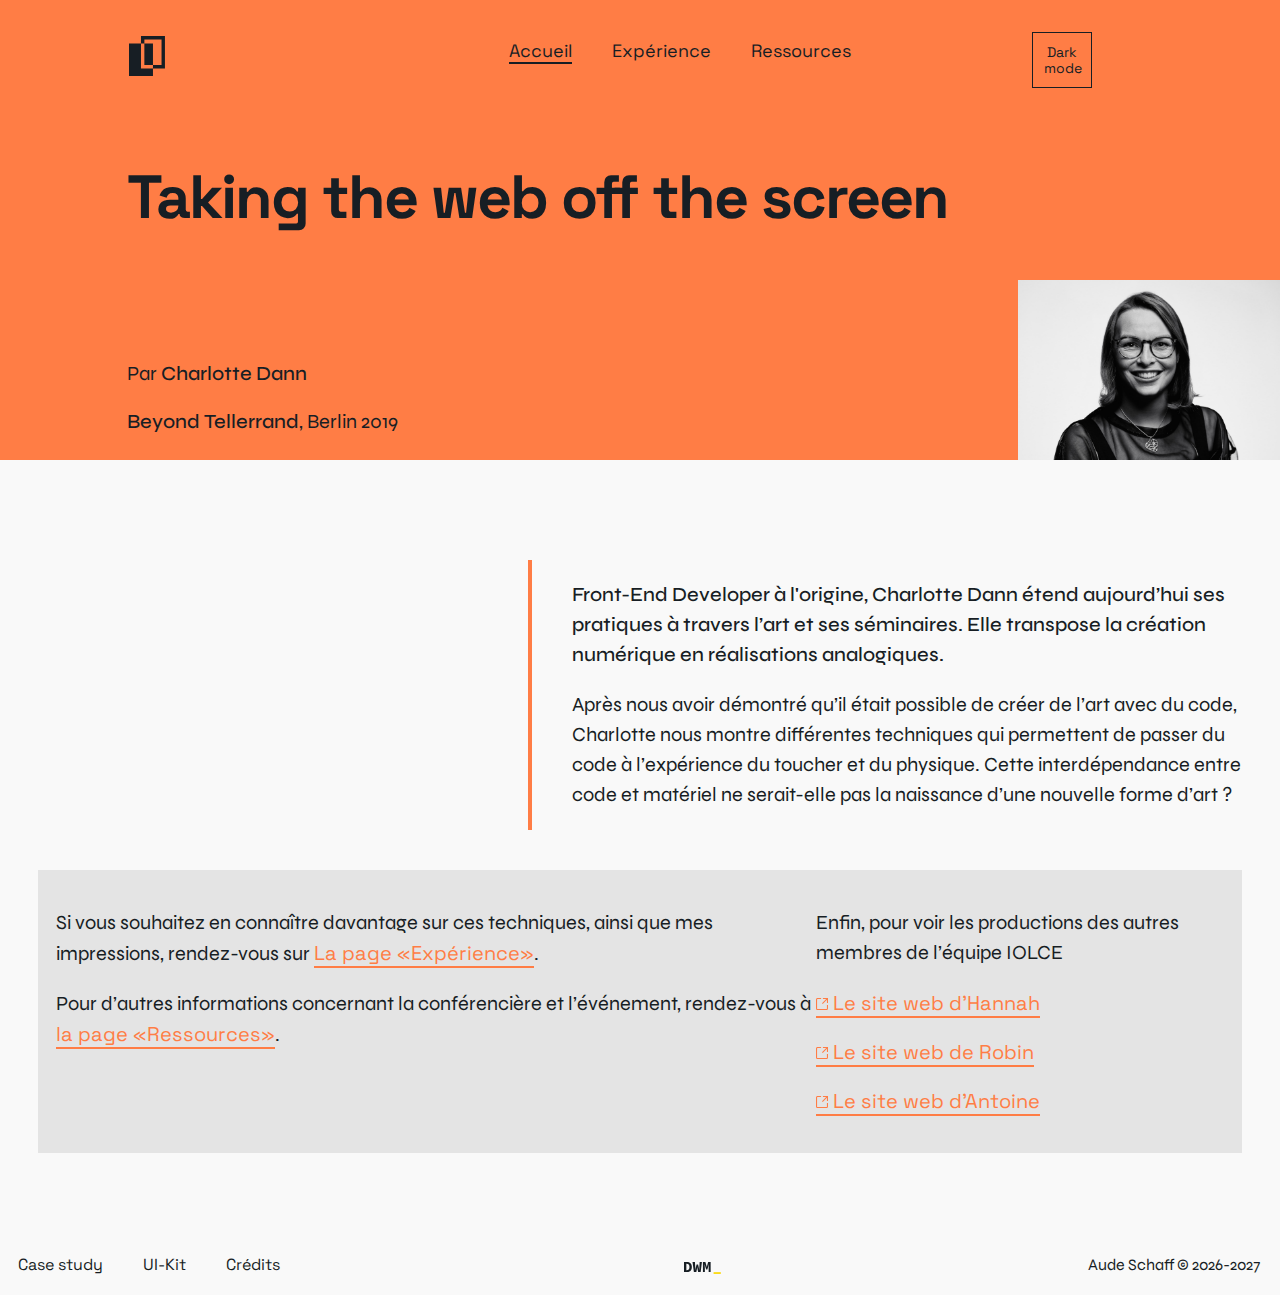
<file: iolce/index.html>
<!DOCTYPE html>
<html lang="fr" data-theme="light">

<head>
    <meta charset="UTF-8">
    <meta name="viewport" content="width=device-width, initial-scale=1.0">
    <meta http-equiv="X-UA-Compatible" content="ie=edge">
    <title>Accueil | Aude Schaff – IOLCE – DWM</title>

    <meta name="description" content="Site web d'Aude Schaff, étudiante en Design Web & Mobile pour l'atelier IOLCE">
    <!-- Twitter Card data -->
    <meta name="twitter:card" content="summary_large_image">
    <meta name="twitter:site" content="@audeschaff">
    <meta name="twitter:creator" content="@audeschaff">
    <meta name="twitter:title" content="Accueil | Aude Schaff – IOLCE – DWM">
    <meta name="twitter:image" content="https://i.postimg.cc/4xPNG5P0/meta.jpg">
    <meta name="twitter:description"
        content="Site web réalisé dans le cadre de l'atelier IOLCE de l'option DWM de la Haute Ecole Albert Jacquard">
    <!-- Open Graph data -->
    <meta property="og:title" content="Accueil | Aude Schaff – IOLCE – DWM" />
    <meta property="og:type" content="website" />
    <meta property="og:url" content="wwww.audeschaff.be" />
    <meta property="og:description"
        content="Site web réalisé dans le cadre de l'atelier IOLCE de l'option DWM de la Haute Ecole Albert Jacquard" />
    <meta property="og:image" content="https://i.postimg.cc/4xPNG5P0/meta.jpg" />
    <meta property="og:image:width" content="1200">
    <meta property="og:image:height" content="630">

    <script src="assets/js/app.js" defer></script>
    <link rel="stylesheet" href="assets/css/style.css">
</head>

<body>
    <header class="section__header section__header--home">
        <div class="header__wrapper">
            <nav class="menu">
                <div class="menu__logo">
                    <svg width="117" height="130" viewBox="0 0 117 130" fill="none" xmlns="http://www.w3.org/2000/svg"
                        class="logo__path"
                        aria-label="logo composé de formes géométriques simples pour l'atelier IOLCE">
                        <path fill-rule="evenodd" clip-rule="evenodd"
                            d="M49.934 11H105.802V94.5838H77.868V24.4162H49.934V11ZM38.934 24.4162V11V0H49.934H105.802H116.802V11V94.5838V105.584H105.802H77.868V94.5838H49.934V24.4162H38.934ZM38.934 24.4162H0V130H77.868V105.584H49.934H38.934V94.5838V24.4162Z" />
                    </svg>
                </div>


                <button class="menu__btn">
                    <svg class="menu__burger" width="40" height="37" viewBox="0 0 27 23" fill="none"
                        xmlns="http://www.w3.org/2000/svg">
                        <path d="M27 10H0V13H27V10Z" class="path_1" fill="#FBFBFB" />
                        <path d="M27 20H0V23H27V20Z" class="path_2" fill="#FBFBFB" />
                        <path d="M27 0H0V3H27V0Z" class="path_3" fill="#FBFBFB" />
                    </svg>
                </button>

                <ul class="list list--menu">
                    <li class="list__el"><a href="#" class="link link--menu link--active">Accueil</a></li>
                    <li class="list__el"><a href="mon-experience.html" class="link link--menu">Expérience</a></li>
                    <li class="list__el"><a href="ressources.html" class="link link--menu">Ressources</a></li>
                </ul>
                <button class="btn menu__darkbtn">Dark mode</button>
            </nav>

            <h1 class="title title--big">Taking the web off the&nbsp;screen</h1>

            <div class="details">
                <div class="details__text">
                    <p class="details__name">Par&nbsp;<span class="bold">Charlotte Dann</span></p>
                    <p class="details__location"><span class="bold">Beyond&nbsp;Tellerrand</span>, Berlin 2019</p>
                </div>
                <!-- Définir une balise picture-->
                <img class="details__img" src="assets/img/charlotte-dann-1600x1600.jpg"
                    srcset="assets/img/charlotte-dann-1600x1600@2x.jpg" alt="Portrait de Charlotte Dann">
            </div>
        </div>


    </header>

    <main class="section__main section__main--home">
        <section class="container home__resume">
            <h2 class="title title--hide">Résumé collectif</h2>
            <div class="text">
                <p class="highlight">Front-End Developer à l'origine, Charlotte Dann étend aujourd’hui ses pratiques à
                    travers
                    l’art et ses séminaires. Elle transpose la création numérique en réalisations analogiques.</p>
                <p>Après nous avoir démontré qu’il était possible de créer de l’art avec du code, Charlotte nous montre
                    différentes techniques qui permettent de passer du code à l’expérience du toucher et du physique.
                    Cette
                    interdépendance entre code et matériel ne serait-elle pas la naissance d’une nouvelle forme d’art ?
                </p>

            </div>
        </section>

        <section class=" home__info">
            <div class=" info text__info">
                <div class="text__info__links">
                    <h2 class="title title--hide">Informations</h2>
                    <p> Si vous souhaitez en connaître davantage sur ces techniques, ainsi que mes impressions,
                        rendez-vous
                        sur
                        <a href="mon-experience.html" class="link link--text">La&nbsp;page&nbsp;«Expérience»</a>.</p>

                    <p>Pour d’autres informations concernant la conférencière et l’événement, rendez-vous à <a
                            href="ressources.html" class="link link--text">la&nbsp;page&nbsp;«Ressources»</a>.</p>
                </div>

                <div class=" team home__team">
                    <p>Enfin, pour voir les productions des autres membres de l’équipe IOLCE</p>
                    <ul class="list list--team">
                        <li class="list__el"><a href="" target="_blank" class="link link--text text--contrast"><svg
                                    aria-label="site d'Hannah" width="12" height="12" viewBox="0 0 12 12" fill="none"
                                    xmlns="http://www.w3.org/2000/svg">
                                    <path
                                        d="M10.9333 10.4C10.9333 10.6963 10.6963 10.9333 10.4 10.9333H1.6C1.3037 10.9333 1.06667 10.6963 1.06667 10.4V1.6C1.06667 1.3037 1.3037 1.06667 1.6 1.06667H5.06667V0H1.6C0.711111 0 0 0.711111 0 1.6V10.4C0 11.2889 0.711111 12 1.6 12H10.4C11.2889 12 12 11.2889 12 10.4V6.93333H10.9333V10.4Z" />
                                    <path
                                        d="M6.94581 0V1.06404H10.1823L6 5.24631L6.75369 6L10.936 1.81773V5.05419H12V0H6.94581Z" />
                                </svg>
                                Le site web
                                d'Hannah</a>
                        </li>
                        <li class="list__el"><a href="" target="_blank" class="link link--text text--contrast"> <svg
                                    aria-label="site de Robin" width="12" height="12" viewBox="0 0 12 12" fill="none"
                                    xmlns="http://www.w3.org/2000/svg">
                                    <path
                                        d="M10.9333 10.4C10.9333 10.6963 10.6963 10.9333 10.4 10.9333H1.6C1.3037 10.9333 1.06667 10.6963 1.06667 10.4V1.6C1.06667 1.3037 1.3037 1.06667 1.6 1.06667H5.06667V0H1.6C0.711111 0 0 0.711111 0 1.6V10.4C0 11.2889 0.711111 12 1.6 12H10.4C11.2889 12 12 11.2889 12 10.4V6.93333H10.9333V10.4Z" />
                                    <path
                                        d="M6.94581 0V1.06404H10.1823L6 5.24631L6.75369 6L10.936 1.81773V5.05419H12V0H6.94581Z" />
                                </svg>
                                Le site web
                                de Robin</a>
                        </li>
                        <li class="list__el"><a href="" target="_blank" class="link link--text text--contrast"><svg
                                    aria-label="site d'Antoine" width="12" height="12" viewBox="0 0 12 12" fill="none"
                                    xmlns="http://www.w3.org/2000/svg">
                                    <path
                                        d="M10.9333 10.4C10.9333 10.6963 10.6963 10.9333 10.4 10.9333H1.6C1.3037 10.9333 1.06667 10.6963 1.06667 10.4V1.6C1.06667 1.3037 1.3037 1.06667 1.6 1.06667H5.06667V0H1.6C0.711111 0 0 0.711111 0 1.6V10.4C0 11.2889 0.711111 12 1.6 12H10.4C11.2889 12 12 11.2889 12 10.4V6.93333H10.9333V10.4Z" />
                                    <path
                                        d="M6.94581 0V1.06404H10.1823L6 5.24631L6.75369 6L10.936 1.81773V5.05419H12V0H6.94581Z" />
                                </svg>
                                Le site web
                                d'Antoine</a>
                        </li>
                    </ul>
                </div>
            </div>
        </section>
    </main>

    <footer class="section__footer">

        <ul class="list list--footer">
            <li class="list__el"><a href="case-study.html" class="link link--footer">Case study</a>
            </li>
            <li class="list__el"><a href="ui-kit.html" class="link link--footer">UI-Kit</a>
            </li>
            <li class="list__el"><a href="credits.html" class="link link--footer">Crédits</a>
            </li>
        </ul>

        <a href="http://dwm.re" class="dwm"><svg aria-label="lien vers le site DWM" xmlns="http://www.w3.org/2000/svg"
                width="36.794" height="12">
                <g fill-rule="evenodd">
                    <path fill="#0A0B09"
                        d="M2.868 0H0v10.098h3.011c2.884 0 4.86-1.626 4.86-5.095S5.894 0 2.867 0zm2.597 5.003c0 2.416-1.1 3.252-2.725 3.252h-.382V1.843h.382c1.625 0 2.725.743 2.725 3.16zM8.507 0h2.438l.318 5.374c.016.868.032 1.626.048 2.54h.064c.143-.914.334-1.688.51-2.54l.7-2.818h1.498l.653 2.818c.176.837.35 1.611.51 2.54h.064c.016-.929.032-1.703.064-2.54L15.66 0h2.278l-1.274 10.098h-2.517l-.606-3.129c-.127-.635-.254-1.316-.286-1.92h-.048a21.305 21.305 0 0 1-.27 1.92l-.606 3.129H9.893L8.507 0M18.926 0h2.453l1.02 3.578.35 1.394h.064l.35-1.394L24.184 0h2.454v10.098H24.66V6.969c0-1.13.207-3.593.303-4.677h-.048l-.796 2.695-.797 2.432h-1.147l-.813-2.432-.748-2.695h-.048c.111 1.084.303 3.547.303 4.677v3.129h-1.944V0" />
                    <path fill="#FBDB1C" d="M29.56 12h7.234v-1.902H29.56V12z" />
                </g>
            </svg></a>
        <small class="copyright">Aude Schaff © </small>
    </footer>
</body>

</html>
</file>
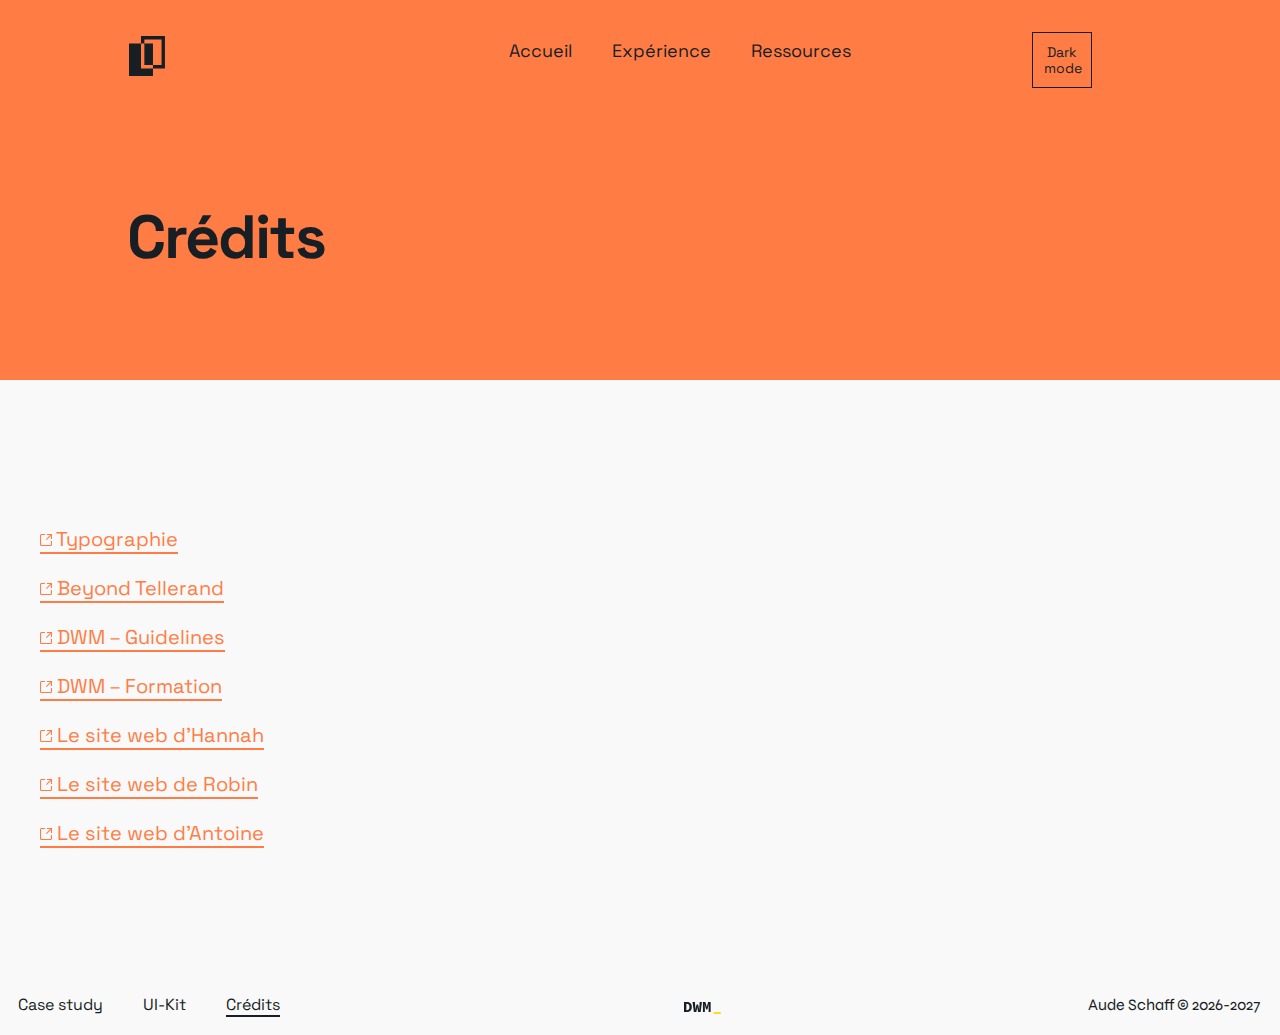
<file: iolce/credits.html>
<!DOCTYPE html>
<html lang="en">

<head>
    <meta charset="UTF-8">
    <meta name="viewport" content="width=device-width, initial-scale=1.0">
    <meta http-equiv="X-UA-Compatible" content="ie=edge">
    <title>Crédits | Aude Schaff – IOLCE – DWM</title>

    <meta name="description" content="Site web d'Aude Schaff, étudiante en Design Web & Mobile pour l'atelier IOLCE">
    <!-- Twitter Card data -->
    <meta name="twitter:card" content="summary_large_image">
    <meta name="twitter:site" content="@audeschaff">
    <meta name="twitter:creator" content="@audeschaff">
    <meta name="twitter:title" content="Crédits | Aude Schaff – IOLCE – DWM">
    <meta name="twitter:image" content="https://i.postimg.cc/4xPNG5P0/meta.jpg">
    <meta name="twitter:description"
        content="Site web réalisé dans le cadre de l'atelier IOLCE de l'option DWM de la Haute Ecole Albert Jacquard">
    <!-- Open Graph data -->
    <meta property="og:title" content="Crédits | Aude Schaff – IOLCE – DWM" />
    <meta property="og:type" content="website" />
    <meta property="og:url" content="wwww.audeschaff.be" />
    <meta property="og:description"
        content="Site web réalisé dans le cadre de l'atelier IOLCE de l'option DWM de la Haute Ecole Albert Jacquard" />
    <meta property="og:image" content="https://i.postimg.cc/4xPNG5P0/meta.jpg" />
    <meta property="og:image:width" content="1200">
    <meta property="og:image:height" content="630">

    <link rel="stylesheet" href="assets/css/style.css">
    <link
        href="https://fonts.googleapis.com/css2?family=Space+Grotesk:wght@300;400;500;700&family=Syne:wght@400;500;600;700&display=swap"
        rel="stylesheet">
    <script src="assets/js/app.js" defer></script>
</head>

<body>
    <header class="section__header section__header--home">
        <div class="header__wrapper header__wrapper--credits">
            <nav class="menu">
                <div class="menu__logo">
                    <a href="index.html">
                        <svg width="117" height="130" viewBox="0 0 117 130" fill="none"
                            xmlns="http://www.w3.org/2000/svg" class="logo__path"
                            aria-label="logo composé de formes géométriques simples pour l'atelier IOLCE">
                            <path fill-rule="evenodd" clip-rule="evenodd"
                                d="M49.934 11H105.802V94.5838H77.868V24.4162H49.934V11ZM38.934 24.4162V11V0H49.934H105.802H116.802V11V94.5838V105.584H105.802H77.868V94.5838H49.934V24.4162H38.934ZM38.934 24.4162H0V130H77.868V105.584H49.934H38.934V94.5838V24.4162Z" />
                        </svg>
                    </a>
                </div>


                <button class="menu__btn">
                    <svg class="menu__burger" width="40" height="37" viewBox="0 0 27 23" fill="none">
                        <path d="M27 10H0V13H27V10Z" class="path_1" fill="#FBFBFB" />
                        <path d="M27 20H0V23H27V20Z" class="path_2" fill="#FBFBFB" />
                        <path d="M27 0H0V3H27V0Z" class="path_3" fill="#FBFBFB" />
                    </svg>
                </button>

                <ul class="list list--menu">
                    <li class="list__el"><a href="index.html" class="link link--menu">Accueil</a></li>
                    <li class="list__el"><a href="mon-experience.html" class="link link--menu">Expérience</a></li>
                    <li class="list__el"><a href="ressources.html" class="link link--menu">Ressources</a></li>
                </ul>
                <button class="btn menu__darkbtn">Dark mode</button>
            </nav>

            <h1 class="title title--big">Crédits</h1>
        </div>

    </header>

    <main class=" section__main--credits section__main--uikit">
        <ul class="list list--none">
            <li class="list__el"><a href="https://fonts.google.com" target="_blank"
                    class="link link--text link--info"><svg aria-label="Adobe Font" width="12" height="12"
                        viewBox="0 0 12 12" fill="none">
                        <path
                            d="M10.9333 10.4C10.9333 10.6963 10.6963 10.9333 10.4 10.9333H1.6C1.3037 10.9333 1.06667 10.6963 1.06667 10.4V1.6C1.06667 1.3037 1.3037 1.06667 1.6 1.06667H5.06667V0H1.6C0.711111 0 0 0.711111 0 1.6V10.4C0 11.2889 0.711111 12 1.6 12H10.4C11.2889 12 12 11.2889 12 10.4V6.93333H10.9333V10.4Z" />
                        <path d="M6.94581 0V1.06404H10.1823L6 5.24631L6.75369 6L10.936 1.81773V5.05419H12V0H6.94581Z" />
                    </svg>
                    Typographie</a>
            </li>
            <li class="list__el"><a href="https://beyondtellerrand.com/photos" target="_blank"
                    class="link link--text link--info"><svg aria-label="lien vers le site de Robin" width="12"
                        height="12" viewBox="0 0 12 12" fill="none">
                        <path
                            d="M10.9333 10.4C10.9333 10.6963 10.6963 10.9333 10.4 10.9333H1.6C1.3037 10.9333 1.06667 10.6963 1.06667 10.4V1.6C1.06667 1.3037 1.3037 1.06667 1.6 1.06667H5.06667V0H1.6C0.711111 0 0 0.711111 0 1.6V10.4C0 11.2889 0.711111 12 1.6 12H10.4C11.2889 12 12 11.2889 12 10.4V6.93333H10.9333V10.4Z" />
                        <path d="M6.94581 0V1.06404H10.1823L6 5.24631L6.75369 6L10.936 1.81773V5.05419H12V0H6.94581Z" />
                    </svg>
                    Beyond Tellerand</a>
            </li>
            <li class="list__el"><a href="http://dwm.re/guidelines/" target="_blank"
                    class="link link--text link--info"><svg aria-label="lien vers le site de Robin" width="12"
                        height="12" viewBox="0 0 12 12" fill="none">
                        <path
                            d="M10.9333 10.4C10.9333 10.6963 10.6963 10.9333 10.4 10.9333H1.6C1.3037 10.9333 1.06667 10.6963 1.06667 10.4V1.6C1.06667 1.3037 1.3037 1.06667 1.6 1.06667H5.06667V0H1.6C0.711111 0 0 0.711111 0 1.6V10.4C0 11.2889 0.711111 12 1.6 12H10.4C11.2889 12 12 11.2889 12 10.4V6.93333H10.9333V10.4Z" />
                        <path d="M6.94581 0V1.06404H10.1823L6 5.24631L6.75369 6L10.936 1.81773V5.05419H12V0H6.94581Z" />
                    </svg>
                    DWM – Guidelines</a>
            </li>
            <li class="list__el"><a href="http://dwm.re/" target="_blank" class="link link--text link--info"><svg
                        aria-label="lien vers le site de Robin" width="12" height="12" viewBox="0 0 12 12" fill="none">
                        <path
                            d="M10.9333 10.4C10.9333 10.6963 10.6963 10.9333 10.4 10.9333H1.6C1.3037 10.9333 1.06667 10.6963 1.06667 10.4V1.6C1.06667 1.3037 1.3037 1.06667 1.6 1.06667H5.06667V0H1.6C0.711111 0 0 0.711111 0 1.6V10.4C0 11.2889 0.711111 12 1.6 12H10.4C11.2889 12 12 11.2889 12 10.4V6.93333H10.9333V10.4Z" />
                        <path d="M6.94581 0V1.06404H10.1823L6 5.24631L6.75369 6L10.936 1.81773V5.05419H12V0H6.94581Z" />
                    </svg>
                    DWM – Formation</a>
            </li>
            <li class="list__el"><a href="http://hannah-mathot.be/projets/iolce/mon-experience.html" target="_blank"
                    class="link link--text link--info"><svg aria-label="lien vers le site d'Hannah" width="12"
                        height="12" viewBox="0 0 12 12" fill="none" xmlns="http://www.w3.org/2000/svg">
                        <path
                            d="M10.9333 10.4C10.9333 10.6963 10.6963 10.9333 10.4 10.9333H1.6C1.3037 10.9333 1.06667 10.6963 1.06667 10.4V1.6C1.06667 1.3037 1.3037 1.06667 1.6 1.06667H5.06667V0H1.6C0.711111 0 0 0.711111 0 1.6V10.4C0 11.2889 0.711111 12 1.6 12H10.4C11.2889 12 12 11.2889 12 10.4V6.93333H10.9333V10.4Z" />
                        <path d="M6.94581 0V1.06404H10.1823L6 5.24631L6.75369 6L10.936 1.81773V5.05419H12V0H6.94581Z" />
                    </svg>
                    Le site web d'Hannah</a>
            </li>
            <li class="list__el"><a href="http://robin-duljan.be/projets/iolce/mon-experience.html" target="_blank"
                    class="link link--text link--info"><svg aria-label="lien vers le site de Robin" width="12"
                        height="12" viewBox="0 0 12 12" fill="none" xmlns="http://www.w3.org/2000/svg">
                        <path
                            d="M10.9333 10.4C10.9333 10.6963 10.6963 10.9333 10.4 10.9333H1.6C1.3037 10.9333 1.06667 10.6963 1.06667 10.4V1.6C1.06667 1.3037 1.3037 1.06667 1.6 1.06667H5.06667V0H1.6C0.711111 0 0 0.711111 0 1.6V10.4C0 11.2889 0.711111 12 1.6 12H10.4C11.2889 12 12 11.2889 12 10.4V6.93333H10.9333V10.4Z" />
                        <path d="M6.94581 0V1.06404H10.1823L6 5.24631L6.75369 6L10.936 1.81773V5.05419H12V0H6.94581Z" />
                    </svg>
                    Le site web de Robin</a>
            </li>
            <li class="list__el"><a href="http://antoine-tondreau.be/projets/iolce/mon-experience.html" target="_blank"
                    class="link link--text link--info"><svg aria-label="lien vers le site d'Antoine" width="12"
                        height="12" viewBox="0 0 12 12" fill="none" xmlns="http://www.w3.org/2000/svg">
                        <path
                            d="M10.9333 10.4C10.9333 10.6963 10.6963 10.9333 10.4 10.9333H1.6C1.3037 10.9333 1.06667 10.6963 1.06667 10.4V1.6C1.06667 1.3037 1.3037 1.06667 1.6 1.06667H5.06667V0H1.6C0.711111 0 0 0.711111 0 1.6V10.4C0 11.2889 0.711111 12 1.6 12H10.4C11.2889 12 12 11.2889 12 10.4V6.93333H10.9333V10.4Z" />
                        <path d="M6.94581 0V1.06404H10.1823L6 5.24631L6.75369 6L10.936 1.81773V5.05419H12V0H6.94581Z" />
                    </svg>
                    Le site web d'Antoine</a>
            </li>
        </ul>
    </main>
    <footer class="section__footer">
        <ul class="list list--footer">
            <li class="list__el"><a href="case-study.html" class="link link--footer">Case study</a>
            </li>
            <li class="list__el"><a href="ui-kit.html" class="link link--footer">UI-Kit</a>
            </li>
            <li class="list__el"><a href="credits.html" class="link link--footer link--activefooter">Crédits</a>
            </li>
        </ul>

        <a href="http://dwm.re" class="dwm"><svg xmlns="http://www.w3.org/2000/svg" width="36.794" height="12">
                <g fill-rule="evenodd">
                    <path fill="#0A0B09"
                        d="M2.868 0H0v10.098h3.011c2.884 0 4.86-1.626 4.86-5.095S5.894 0 2.867 0zm2.597 5.003c0 2.416-1.1 3.252-2.725 3.252h-.382V1.843h.382c1.625 0 2.725.743 2.725 3.16zM8.507 0h2.438l.318 5.374c.016.868.032 1.626.048 2.54h.064c.143-.914.334-1.688.51-2.54l.7-2.818h1.498l.653 2.818c.176.837.35 1.611.51 2.54h.064c.016-.929.032-1.703.064-2.54L15.66 0h2.278l-1.274 10.098h-2.517l-.606-3.129c-.127-.635-.254-1.316-.286-1.92h-.048a21.305 21.305 0 0 1-.27 1.92l-.606 3.129H9.893L8.507 0M18.926 0h2.453l1.02 3.578.35 1.394h.064l.35-1.394L24.184 0h2.454v10.098H24.66V6.969c0-1.13.207-3.593.303-4.677h-.048l-.796 2.695-.797 2.432h-1.147l-.813-2.432-.748-2.695h-.048c.111 1.084.303 3.547.303 4.677v3.129h-1.944V0" />
                    <path fill="#FBDB1C" d="M29.56 12h7.234v-1.902H29.56V12z" />
                </g>
            </svg></a>
        <small class="copyright">Aude Schaff © </small>
    </footer>
</body>

</html>
</file>
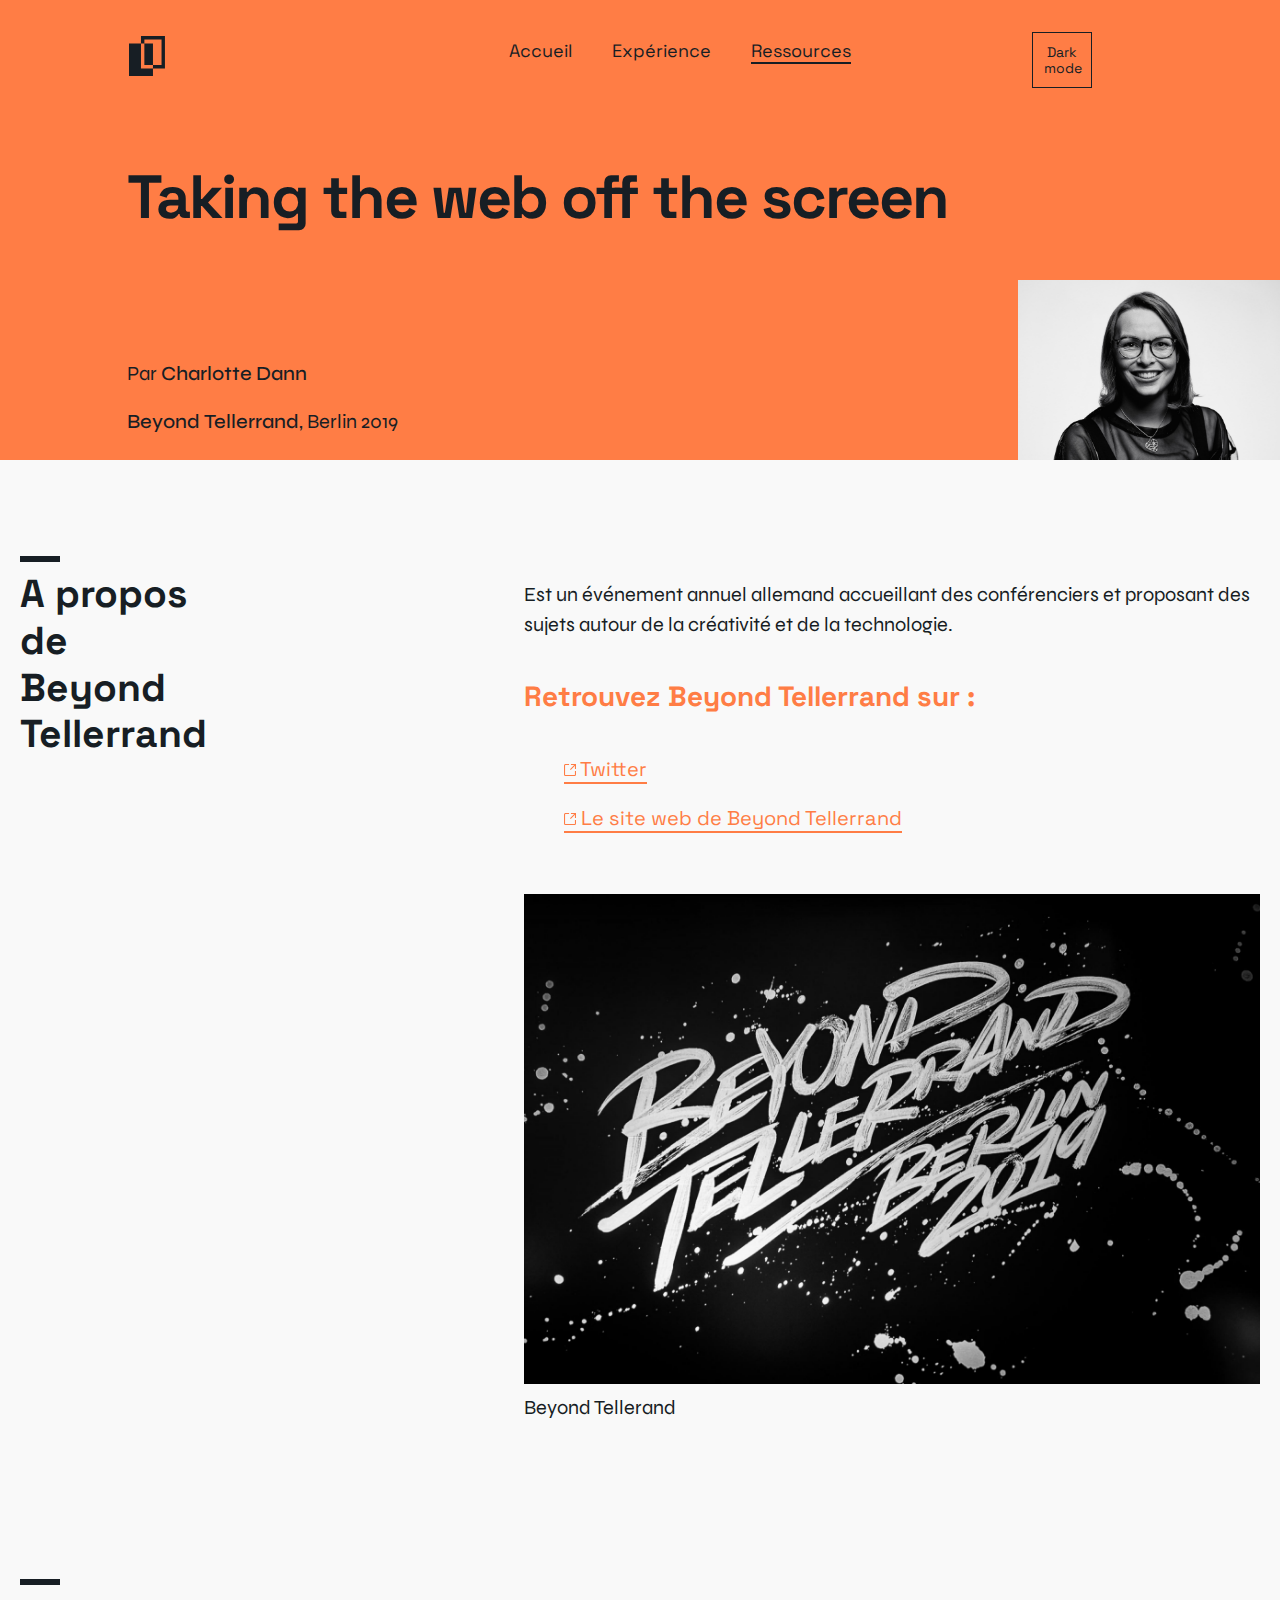
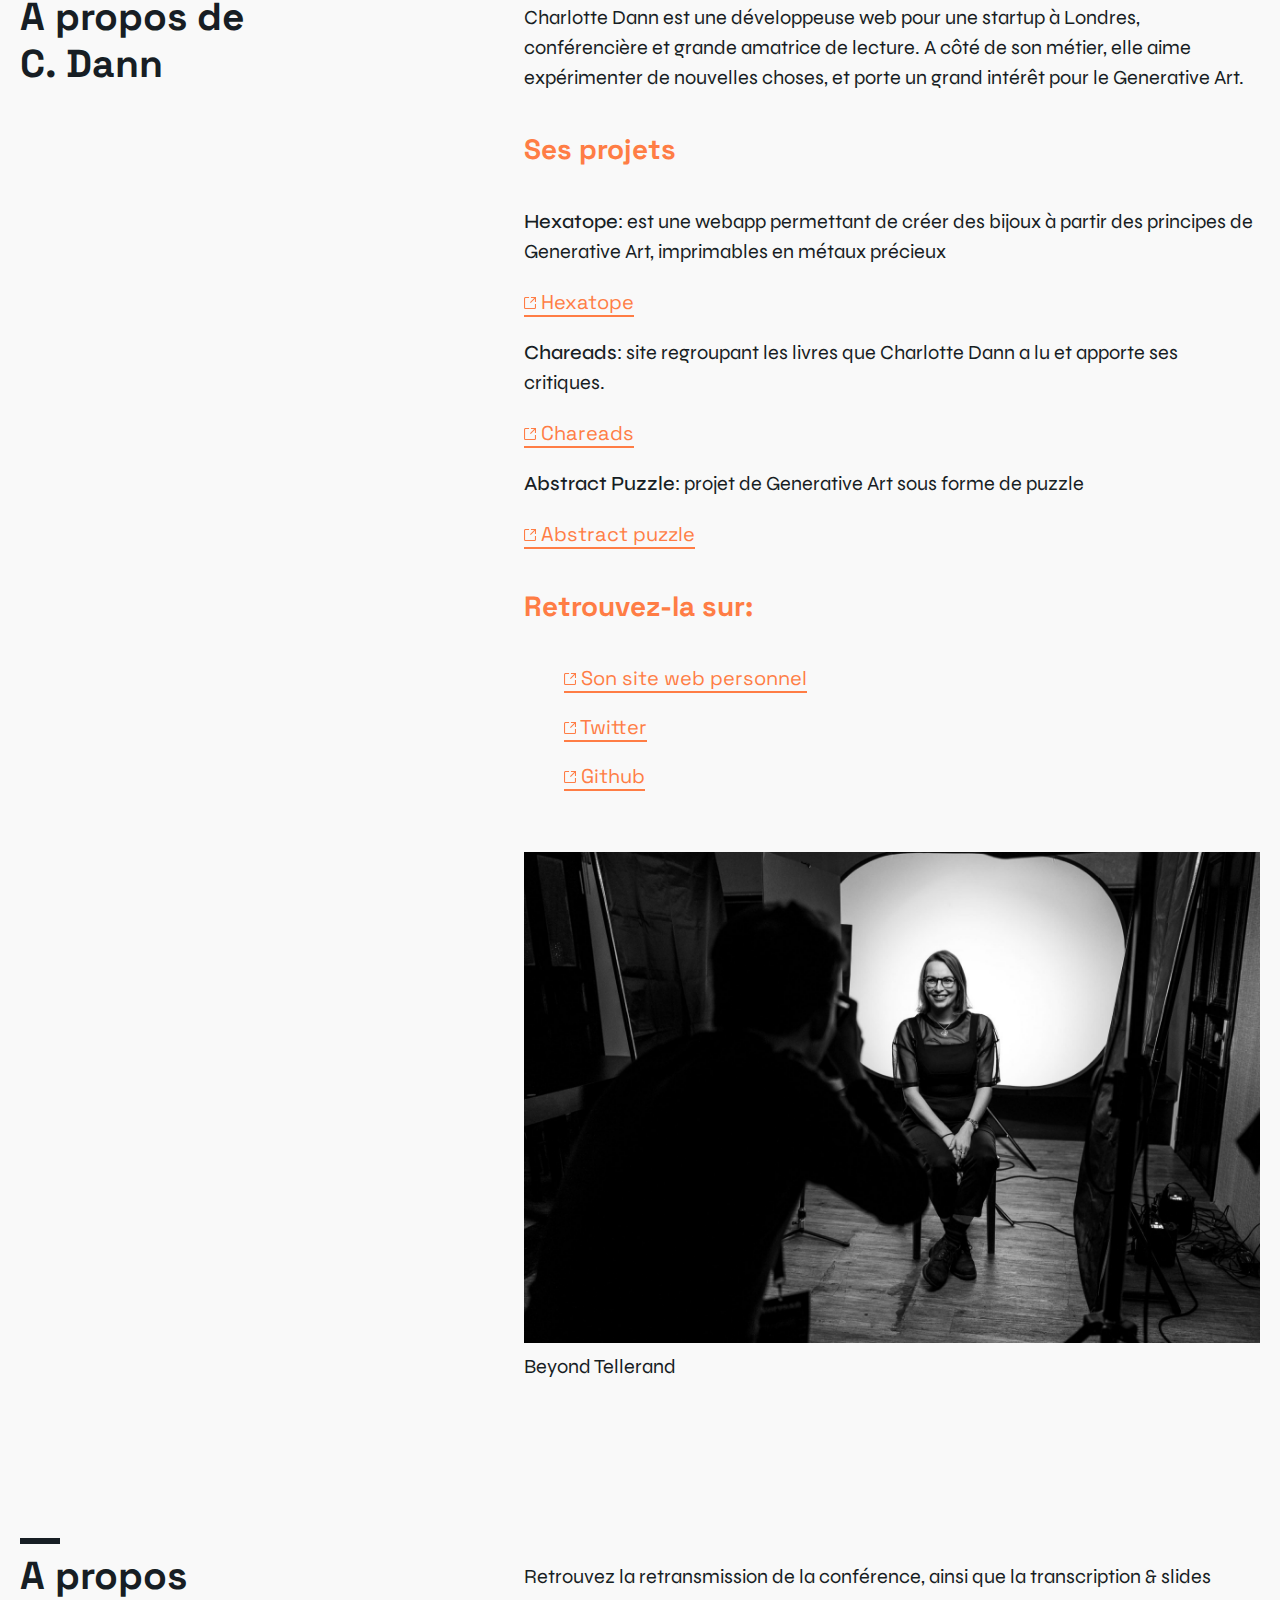
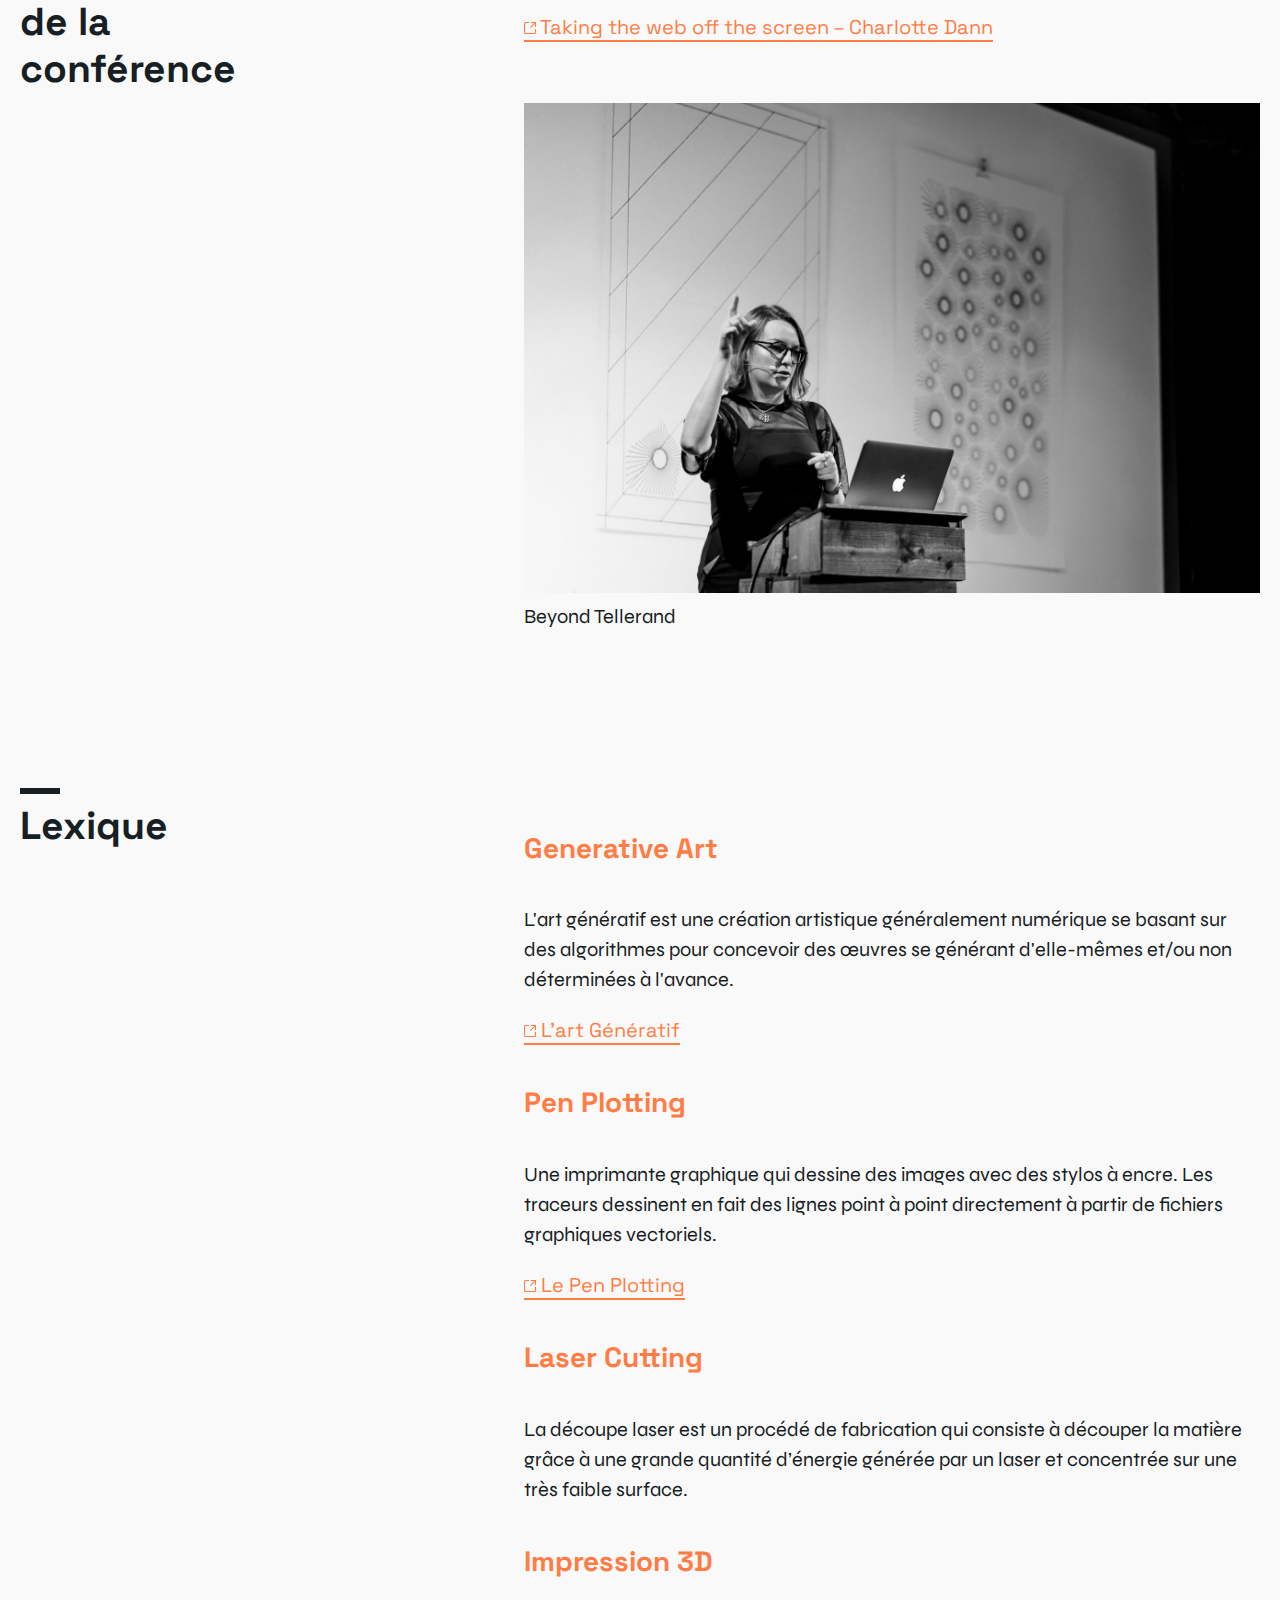
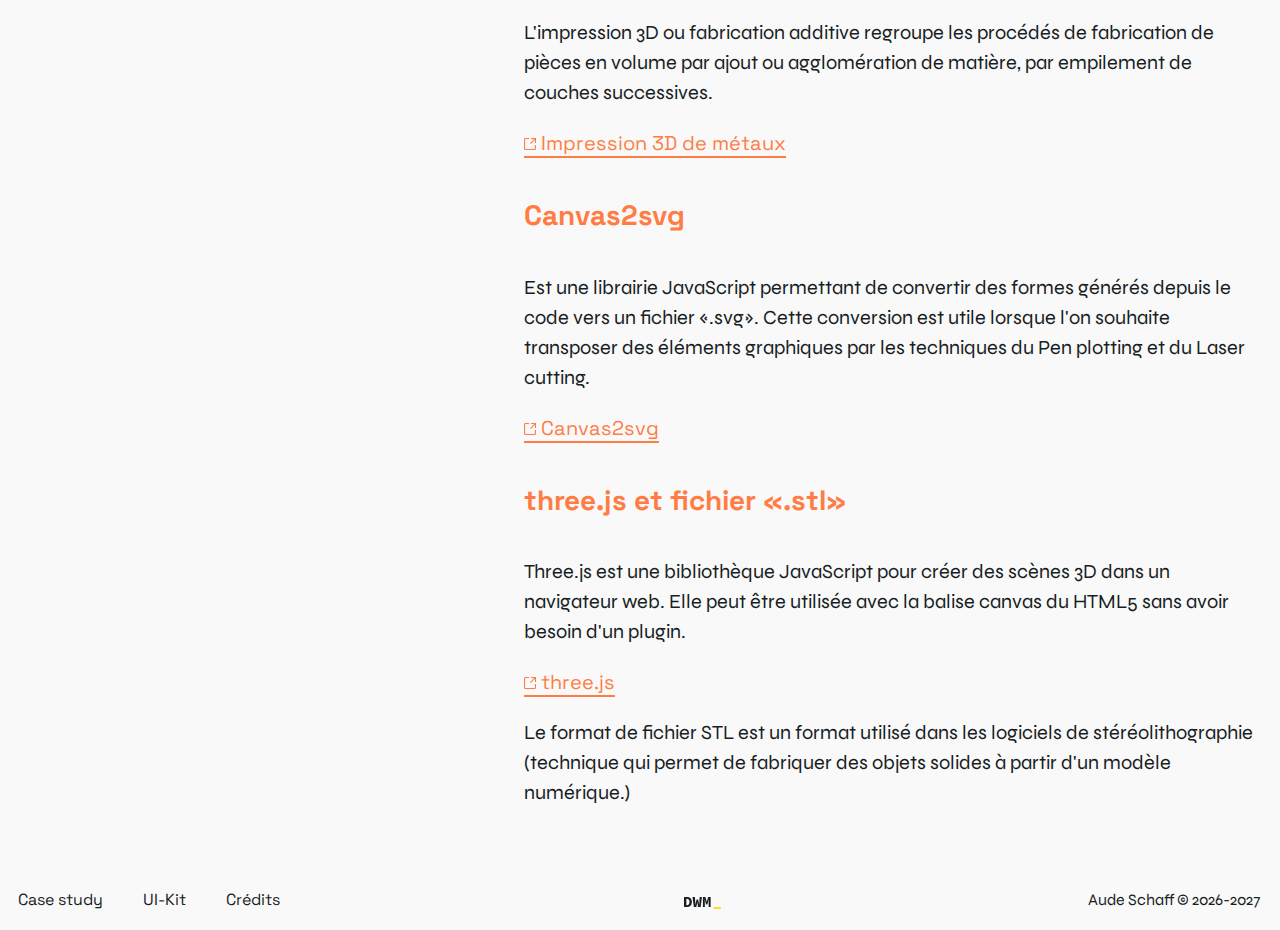
<file: iolce/ressources.html>
<!DOCTYPE html>
<html lang="fr">

<head>
    <meta charset="UTF-8">
    <meta name="viewport" content="width=device-width, initial-scale=1.0">
    <meta http-equiv="X-UA-Compatible" content="ie=edge">
    <title>Ressources | Aude Schaff – IOLCE – DWM</title>

    <meta name="description" content="Site web d'Aude Schaff, étudiante en Design Web & Mobile pour l'atelier IOLCE">
    <!-- Twitter Card data -->
    <meta name="twitter:card" content="summary_large_image">
    <meta name="twitter:site" content="@audeschaff">
    <meta name="twitter:creator" content="@audeschaff">
    <meta name="twitter:title" content="Ressources | Aude Schaff – IOLCE – DWM">
    <meta name="twitter:image" content="https://i.postimg.cc/4xPNG5P0/meta.jpg">
    <meta name="twitter:description"
        content="Site web réalisé dans le cadre de l'atelier IOLCE de l'option DWM de la Haute Ecole Albert Jacquard">
    <!-- Open Graph data -->
    <meta property="og:title" content="Ressources | Aude Schaff – IOLCE – DWM" />
    <meta property="og:type" content="website" />
    <meta property="og:url" content="wwww.audeschaff.be" />
    <meta property="og:description"
        content="Site web réalisé dans le cadre de l'atelier IOLCE de l'option DWM de la Haute Ecole Albert Jacquard" />
    <meta property="og:image" content="https://i.postimg.cc/4xPNG5P0/meta.jpg" />
    <meta property="og:image:width" content="1200">
    <meta property="og:image:height" content="630">

    <script src="assets/js/app.js" defer></script>
    <link rel="stylesheet" href="assets/css/style.css">
</head>

<body>
    <header class="section__header section__header--ressources">
        <div class="header__wrapper">
            <nav class="menu">
                <div class="menu__logo">
                    <a href="index.html">
                        <svg width="117" height="130" viewBox="0 0 117 130" fill="none"
                            xmlns="http://www.w3.org/2000/svg" class="logo__path"
                            aria-label="logo composé de formes géométriques simples pour l'atelier IOLCE">
                            <path fill-rule="evenodd" clip-rule="evenodd"
                                d="M49.934 11H105.802V94.5838H77.868V24.4162H49.934V11ZM38.934 24.4162V11V0H49.934H105.802H116.802V11V94.5838V105.584H105.802H77.868V94.5838H49.934V24.4162H38.934ZM38.934 24.4162H0V130H77.868V105.584H49.934H38.934V94.5838V24.4162Z" />
                        </svg>
                    </a>
                </div>

                <button class="menu__btn">
                    <svg class="menu__burger" width="40" height="37" viewBox="0 0 27 23" fill="none">
                        <path d="M27 10H0V13H27V10Z" class="path_1" fill="#FBFBFB" />
                        <path d="M27 20H0V23H27V20Z" class="path_2" fill="#FBFBFB" />
                        <path d="M27 0H0V3H27V0Z" class="path_3" fill="#FBFBFB" />
                    </svg>
                </button>

                <ul class="list list--menu">
                    <li class="list__el"><a href="index.html" class="link link--menu">Accueil</a></li>
                    <li class="list__el"><a href="mon-experience.html" class="link link--menu">Expérience</a>
                    </li>
                    <li class="list__el"><a href="#" class="link link--menu link--active">Ressources</a></li>
                </ul>
                <button class="btn menu__darkbtn">Dark mode</button>
            </nav>

            <h1 class="title title--big">Taking the web off the&nbsp;screen</h1>

            <div class="details">
                <div class="details__text">
                    <p class="details__name">Par&nbsp;<span class="bold">Charlotte Dann</span></p>
                    <p class="details__location"><span class="bold">Beyond&nbsp;Tellerrand</span>, Berlin 2019</p>
                </div>
                <img class="details__img" src="assets/img/charlotte-dann-1600x1600.jpg"
                    srcset="assets/img/charlotte-dann-1600x1600@2x.jpg" alt="Portrait de Charlotte Dann">
            </div>
        </div>
    </header>

    <main class="section__main section__main--ressources">
        <div class="container ressources__beyond">
            <h2 class="title title--middle">A propos de Beyond Tellerrand</h2>
            <div class="text">
                <p>Est un événement annuel allemand accueillant des conférenciers et proposant des sujets autour de la
                    créativité et de la technologie.</p>

                <h3 class="title title--small">Retrouvez Beyond Tellerrand&nbsp;sur&nbsp;:</h3>
                <ul class="list list--ressources list--none">
                    <li class="list__el"><a class="link link--text" href="https://twitter.com/btconf"><svg
                                aria-label="Twitter de Beyond Tellerand" width="12" height="12" viewBox="0 0 12 12"
                                fill="none">
                                <path
                                    d="M10.9333 10.4C10.9333 10.6963 10.6963 10.9333 10.4 10.9333H1.6C1.3037 10.9333 1.06667 10.6963 1.06667 10.4V1.6C1.06667 1.3037 1.3037 1.06667 1.6 1.06667H5.06667V0H1.6C0.711111 0 0 0.711111 0 1.6V10.4C0 11.2889 0.711111 12 1.6 12H10.4C11.2889 12 12 11.2889 12 10.4V6.93333H10.9333V10.4Z" />
                                <path
                                    d="M6.94581 0V1.06404H10.1823L6 5.24631L6.75369 6L10.936 1.81773V5.05419H12V0H6.94581Z" />
                            </svg> Twitter</a></li>
                    <li class="list__el"><a class="link link--text" href="https://beyondtellerrand.com"><svg
                                aria-label="site de Beyond Tellerand" width="12" height="12" viewBox="0 0 12 12"
                                fill="none">
                                <path
                                    d="M10.9333 10.4C10.9333 10.6963 10.6963 10.9333 10.4 10.9333H1.6C1.3037 10.9333 1.06667 10.6963 1.06667 10.4V1.6C1.06667 1.3037 1.3037 1.06667 1.6 1.06667H5.06667V0H1.6C0.711111 0 0 0.711111 0 1.6V10.4C0 11.2889 0.711111 12 1.6 12H10.4C11.2889 12 12 11.2889 12 10.4V6.93333H10.9333V10.4Z" />
                                <path
                                    d="M6.94581 0V1.06404H10.1823L6 5.24631L6.75369 6L10.936 1.81773V5.05419H12V0H6.94581Z" />
                            </svg> Le site web de
                            Beyond Tellerrand</a>
                    </li>
                </ul>
                <figure class="text__img">
                    <img src="assets/img/beyondtellerand.jpg" srcset="assets/img/beyondtellerand@2x.jpg"
                        alt="Beyond Tellerrand">
                    <figcaption class="imgdescr">Beyond Tellerand</figcaption>
                </figure>
            </div>
        </div>

        <div class="text container ressources__charlotte">
            <h2 class="title title--middle">A&nbsp;propos&nbsp;de C. Dann</h2>
            <div class="text">
                <p>Charlotte Dann est une développeuse web pour une startup à Londres, conférencière et grande amatrice
                    de
                    lecture. A côté de son métier, elle aime expérimenter de nouvelles choses, et porte un grand intérêt
                    pour le Generative Art.</p>

                <h3 class="title title--small">Ses projets</h3>

                <p><span class="bold">Hexatope</span>: est une webapp permettant de créer des bijoux à partir des
                    principes
                    de Generative Art, imprimables en métaux précieux</p>
                <a class="link link--text" href="https://hexatope.io/"><svg aria-label="Site d'Hexatope" width="12"
                        height="12" viewBox="0 0 12 12" fill="none">
                        <path
                            d="M10.9333 10.4C10.9333 10.6963 10.6963 10.9333 10.4 10.9333H1.6C1.3037 10.9333 1.06667 10.6963 1.06667 10.4V1.6C1.06667 1.3037 1.3037 1.06667 1.6 1.06667H5.06667V0H1.6C0.711111 0 0 0.711111 0 1.6V10.4C0 11.2889 0.711111 12 1.6 12H10.4C11.2889 12 12 11.2889 12 10.4V6.93333H10.9333V10.4Z" />
                        <path d="M6.94581 0V1.06404H10.1823L6 5.24631L6.75369 6L10.936 1.81773V5.05419H12V0H6.94581Z" />
                    </svg> Hexatope</a>

                <p><span class="bold">Chareads</span>: site regroupant les livres que Charlotte Dann a lu et apporte ses
                    critiques.</p>
                <a class="link link--text" href="https://chareads.com/"><svg aria-label="Site de Chareads" width="12"
                        height="12" viewBox="0 0 12 12" fill="none">
                        <path
                            d="M10.9333 10.4C10.9333 10.6963 10.6963 10.9333 10.4 10.9333H1.6C1.3037 10.9333 1.06667 10.6963 1.06667 10.4V1.6C1.06667 1.3037 1.3037 1.06667 1.6 1.06667H5.06667V0H1.6C0.711111 0 0 0.711111 0 1.6V10.4C0 11.2889 0.711111 12 1.6 12H10.4C11.2889 12 12 11.2889 12 10.4V6.93333H10.9333V10.4Z" />
                        <path d="M6.94581 0V1.06404H10.1823L6 5.24631L6.75369 6L10.936 1.81773V5.05419H12V0H6.94581Z" />
                    </svg> Chareads</a>

                <p><span class="bold">Abstract Puzzle</span>: projet de Generative Art sous forme de puzzle</p>
                <a class="link link--text" href="https://abstractpuzzl.es/"><svg aria-label="Site d'Abstract Puzzle"
                        width="12" height="12" viewBox="0 0 12 12" fill="none">
                        <path
                            d="M10.9333 10.4C10.9333 10.6963 10.6963 10.9333 10.4 10.9333H1.6C1.3037 10.9333 1.06667 10.6963 1.06667 10.4V1.6C1.06667 1.3037 1.3037 1.06667 1.6 1.06667H5.06667V0H1.6C0.711111 0 0 0.711111 0 1.6V10.4C0 11.2889 0.711111 12 1.6 12H10.4C11.2889 12 12 11.2889 12 10.4V6.93333H10.9333V10.4Z" />
                        <path d="M6.94581 0V1.06404H10.1823L6 5.24631L6.75369 6L10.936 1.81773V5.05419H12V0H6.94581Z" />
                    </svg> Abstract puzzle</a>

                <h3 class="title title--small">Retrouvez-la sur:</h3>
                <ul class="list list--ressources list--none">
                    <li class="list__el"><a class="link link--text" href="https://charlottedann.com/"><svg
                                aria-label="Site de Charlotte Dann" width="12" height="12" viewBox="0 0 12 12"
                                fill="none">
                                <path
                                    d="M10.9333 10.4C10.9333 10.6963 10.6963 10.9333 10.4 10.9333H1.6C1.3037 10.9333 1.06667 10.6963 1.06667 10.4V1.6C1.06667 1.3037 1.3037 1.06667 1.6 1.06667H5.06667V0H1.6C0.711111 0 0 0.711111 0 1.6V10.4C0 11.2889 0.711111 12 1.6 12H10.4C11.2889 12 12 11.2889 12 10.4V6.93333H10.9333V10.4Z" />
                                <path
                                    d="M6.94581 0V1.06404H10.1823L6 5.24631L6.75369 6L10.936 1.81773V5.05419H12V0H6.94581Z" />
                            </svg> Son site web
                            personnel</a></li>
                    <li class="list__el"><a class="link link--text" href="https://twitter.com/charlotte_dann"><svg
                                aria-label="Twitter de Charlotte Dann" width="12" height="12" viewBox="0 0 12 12"
                                fill="none">
                                <path
                                    d="M10.9333 10.4C10.9333 10.6963 10.6963 10.9333 10.4 10.9333H1.6C1.3037 10.9333 1.06667 10.6963 1.06667 10.4V1.6C1.06667 1.3037 1.3037 1.06667 1.6 1.06667H5.06667V0H1.6C0.711111 0 0 0.711111 0 1.6V10.4C0 11.2889 0.711111 12 1.6 12H10.4C11.2889 12 12 11.2889 12 10.4V6.93333H10.9333V10.4Z" />
                                <path
                                    d="M6.94581 0V1.06404H10.1823L6 5.24631L6.75369 6L10.936 1.81773V5.05419H12V0H6.94581Z" />
                            </svg> Twitter</a>
                    </li>
                    <li class="list__el"><a class="link link--text" href="https://github.com/pouretrebelle"><svg
                                aria-label="Github de CHarlotte Dann" width="12" height="12" viewBox="0 0 12 12"
                                fill="none">
                                <path
                                    d="M10.9333 10.4C10.9333 10.6963 10.6963 10.9333 10.4 10.9333H1.6C1.3037 10.9333 1.06667 10.6963 1.06667 10.4V1.6C1.06667 1.3037 1.3037 1.06667 1.6 1.06667H5.06667V0H1.6C0.711111 0 0 0.711111 0 1.6V10.4C0 11.2889 0.711111 12 1.6 12H10.4C11.2889 12 12 11.2889 12 10.4V6.93333H10.9333V10.4Z" />
                                <path
                                    d="M6.94581 0V1.06404H10.1823L6 5.24631L6.75369 6L10.936 1.81773V5.05419H12V0H6.94581Z" />
                            </svg> Github</a>
                    </li>
                </ul>
                <figure class="text__img">
                    <img src="assets/img/btconf.jpg" srcset="assets/img/btconf@2x.jpg" alt="Beyond Tellerrand">
                    <figcaption class="imgdescr">Beyond Tellerand</figcaption>
                </figure>
            </div>
        </div>

        <div class="container ressources__conference">
            <h2 class="title title--middle">A propos de la conférence</h2>
            <div class="text">
                <p>Retrouvez la retransmission de la conférence, ainsi que la transcription & slides</p>
                <a class="link link--text"
                    href="https://beyondtellerrand.com/events/berlin-2019/speakers/charlotte-dann"><svg
                        aria-label="Lien vers la conférence" width="12" height="12" viewBox="0 0 12 12" fill="none"
                        xmlns="http://www.w3.org/2000/svg">
                        <path
                            d="M10.9333 10.4C10.9333 10.6963 10.6963 10.9333 10.4 10.9333H1.6C1.3037 10.9333 1.06667 10.6963 1.06667 10.4V1.6C1.06667 1.3037 1.3037 1.06667 1.6 1.06667H5.06667V0H1.6C0.711111 0 0 0.711111 0 1.6V10.4C0 11.2889 0.711111 12 1.6 12H10.4C11.2889 12 12 11.2889 12 10.4V6.93333H10.9333V10.4Z" />
                        <path d="M6.94581 0V1.06404H10.1823L6 5.24631L6.75369 6L10.936 1.81773V5.05419H12V0H6.94581Z" />
                    </svg> Taking the web off the
                    screen – Charlotte Dann</a>
                <figure class="text__img">
                    <img src="assets/img/btconf-charlotte-dann.jpg" srcset="assets/img/btconf-charlotte-dann@2x.jpg"
                        alt="Beyond Tellerrand">
                    <figcaption class="imgdescr">Beyond Tellerand</figcaption>
                </figure>
            </div>
        </div>
        <div class="container ressources__lexique">
            <h2 class="title title--middle">Lexique</h2>
            <div class="text">
                <div class="generative">
                    <h3 class="title title--small">Generative Art</h3>
                    <p>L'art génératif est une création artistique généralement numérique se basant sur des
                        algorithmes pour
                        concevoir des œuvres se générant d'elle-mêmes et/ou non déterminées à l'avance.</p>
                    <a class="link link--text" href="https://github.com/cutterkom/generativeart"><svg
                            aria-label="L'art génératif" width="12" height="12" viewBox="0 0 12 12" fill="none"
                            xmlns="http://www.w3.org/2000/svg">
                            <path
                                d="M10.9333 10.4C10.9333 10.6963 10.6963 10.9333 10.4 10.9333H1.6C1.3037 10.9333 1.06667 10.6963 1.06667 10.4V1.6C1.06667 1.3037 1.3037 1.06667 1.6 1.06667H5.06667V0H1.6C0.711111 0 0 0.711111 0 1.6V10.4C0 11.2889 0.711111 12 1.6 12H10.4C11.2889 12 12 11.2889 12 10.4V6.93333H10.9333V10.4Z" />
                            <path
                                d="M6.94581 0V1.06404H10.1823L6 5.24631L6.75369 6L10.936 1.81773V5.05419H12V0H6.94581Z" />
                        </svg> L'art Génératif</a>
                </div>

                <div class="penplotting">
                    <h3 class="title title--small">Pen Plotting</h3>
                    <p>Une imprimante graphique qui dessine des images avec des stylos à encre. Les traceurs
                        dessinent en
                        fait des lignes point à point directement à partir de fichiers graphiques vectoriels.
                    </p>
                    <a class="link link--text" href="https://www.instagram.com/explore/tags/penplotter/?hl=fr"><svg
                            aria-label="Pen Plotting" width="12" height="12" viewBox="0 0 12 12" fill="none"
                            xmlns="http://www.w3.org/2000/svg">
                            <path
                                d="M10.9333 10.4C10.9333 10.6963 10.6963 10.9333 10.4 10.9333H1.6C1.3037 10.9333 1.06667 10.6963 1.06667 10.4V1.6C1.06667 1.3037 1.3037 1.06667 1.6 1.06667H5.06667V0H1.6C0.711111 0 0 0.711111 0 1.6V10.4C0 11.2889 0.711111 12 1.6 12H10.4C11.2889 12 12 11.2889 12 10.4V6.93333H10.9333V10.4Z" />
                            <path
                                d="M6.94581 0V1.06404H10.1823L6 5.24631L6.75369 6L10.936 1.81773V5.05419H12V0H6.94581Z" />
                        </svg> Le Pen
                        Plotting</a>
                </div>

                <div class="lasercutting">
                    <h3 class="title title--small">Laser Cutting</h3>
                    <p>La découpe laser est un procédé de fabrication qui consiste à découper la matière grâce à
                        une grande
                        quantité d’énergie générée par un laser et concentrée sur une très faible surface.</p>
                </div>

                <div class="print">
                    <h3 class="title title--small">Impression 3D</h3>
                    <p>L'impression 3D ou fabrication additive regroupe les procédés de fabrication de pièces en
                        volume par
                        ajout ou agglomération de matière, par empilement de couches successives.</p>
                    <a class="link link--text"
                        href="https://markforged.com/resources/blog/metal-3d-printing-process"><svg
                            aria-label="Impression métaux" width="12" height="12" viewBox="0 0 12 12" fill="none"
                            xmlns="http://www.w3.org/2000/svg">
                            <path
                                d="M10.9333 10.4C10.9333 10.6963 10.6963 10.9333 10.4 10.9333H1.6C1.3037 10.9333 1.06667 10.6963 1.06667 10.4V1.6C1.06667 1.3037 1.3037 1.06667 1.6 1.06667H5.06667V0H1.6C0.711111 0 0 0.711111 0 1.6V10.4C0 11.2889 0.711111 12 1.6 12H10.4C11.2889 12 12 11.2889 12 10.4V6.93333H10.9333V10.4Z" />
                            <path
                                d="M6.94581 0V1.06404H10.1823L6 5.24631L6.75369 6L10.936 1.81773V5.05419H12V0H6.94581Z" />
                        </svg> Impression 3D de métaux</a>
                </div>

                <div class="canvas2svg">
                    <h3 class="title title--small">Canvas2svg</h3>
                    <p>Est une librairie JavaScript permettant de convertir des formes générés depuis le code
                        vers un
                        fichier «.svg». Cette conversion est
                        utile lorsque l'on souhaite transposer des éléments graphiques par les techniques du Pen
                        plotting et du Laser cutting.</p>
                    <a class="link link--text" href="https://gliffy.github.io/canvas2svg/"><svg aria-label="Canvas2svg"
                            width="12" height="12" viewBox="0 0 12 12" fill="none" xmlns="http://www.w3.org/2000/svg">
                            <path
                                d="M10.9333 10.4C10.9333 10.6963 10.6963 10.9333 10.4 10.9333H1.6C1.3037 10.9333 1.06667 10.6963 1.06667 10.4V1.6C1.06667 1.3037 1.3037 1.06667 1.6 1.06667H5.06667V0H1.6C0.711111 0 0 0.711111 0 1.6V10.4C0 11.2889 0.711111 12 1.6 12H10.4C11.2889 12 12 11.2889 12 10.4V6.93333H10.9333V10.4Z" />
                            <path
                                d="M6.94581 0V1.06404H10.1823L6 5.24631L6.75369 6L10.936 1.81773V5.05419H12V0H6.94581Z" />
                        </svg> Canvas2svg</a>
                </div>

                <div class="threejs">
                    <h3 class="title title--small">three.js et fichier «.stl»</h3>
                    <p>Three.js est une bibliothèque JavaScript pour créer des scènes 3D dans un navigateur web.
                        Elle peut
                        être utilisée avec la balise canvas du HTML5 sans avoir besoin d'un plugin.</p>
                    <a class="link link--text" href="https://threejs.org/"><svg aria-label="three.js" width="12"
                            height="12" viewBox="0 0 12 12" fill="none" xmlns="http://www.w3.org/2000/svg">
                            <path
                                d="M10.9333 10.4C10.9333 10.6963 10.6963 10.9333 10.4 10.9333H1.6C1.3037 10.9333 1.06667 10.6963 1.06667 10.4V1.6C1.06667 1.3037 1.3037 1.06667 1.6 1.06667H5.06667V0H1.6C0.711111 0 0 0.711111 0 1.6V10.4C0 11.2889 0.711111 12 1.6 12H10.4C11.2889 12 12 11.2889 12 10.4V6.93333H10.9333V10.4Z" />
                            <path
                                d="M6.94581 0V1.06404H10.1823L6 5.24631L6.75369 6L10.936 1.81773V5.05419H12V0H6.94581Z" />
                        </svg> three.js</a>

                    <p>Le format de fichier STL est un format utilisé dans les logiciels de stéréolithographie
                        (technique
                        qui permet de fabriquer des objets solides à partir d'un modèle numérique.) </p>
                </div>
            </div>
        </div>
    </main>

    <footer class="section__footer">

        <ul class="list list--footer">
            <li class="list__el"><a href="case-study.html" class="link link--footer">Case study</a>
            </li>
            <li class="list__el"><a href="ui-kit.html" class="link link--footer">UI-Kit</a>
            </li>
            <li class="list__el"><a href="credits.html" class="link link--footer">Crédits</a>
            </li>
        </ul>

        <a href="http://dwm.re" class="dwm"><svg aria-label="Site de DWM" width="36.794" height="12">
                <g fill-rule="evenodd">
                    <path fill="#0A0B09"
                        d="M2.868 0H0v10.098h3.011c2.884 0 4.86-1.626 4.86-5.095S5.894 0 2.867 0zm2.597 5.003c0 2.416-1.1 3.252-2.725 3.252h-.382V1.843h.382c1.625 0 2.725.743 2.725 3.16zM8.507 0h2.438l.318 5.374c.016.868.032 1.626.048 2.54h.064c.143-.914.334-1.688.51-2.54l.7-2.818h1.498l.653 2.818c.176.837.35 1.611.51 2.54h.064c.016-.929.032-1.703.064-2.54L15.66 0h2.278l-1.274 10.098h-2.517l-.606-3.129c-.127-.635-.254-1.316-.286-1.92h-.048a21.305 21.305 0 0 1-.27 1.92l-.606 3.129H9.893L8.507 0M18.926 0h2.453l1.02 3.578.35 1.394h.064l.35-1.394L24.184 0h2.454v10.098H24.66V6.969c0-1.13.207-3.593.303-4.677h-.048l-.796 2.695-.797 2.432h-1.147l-.813-2.432-.748-2.695h-.048c.111 1.084.303 3.547.303 4.677v3.129h-1.944V0" />
                    <path fill="#FBDB1C" d="M29.56 12h7.234v-1.902H29.56V12z" />
                </g>
            </svg></a>
        <small class="copyright">Aude Schaff © </small>
    </footer>
</body>

</html>
</file>
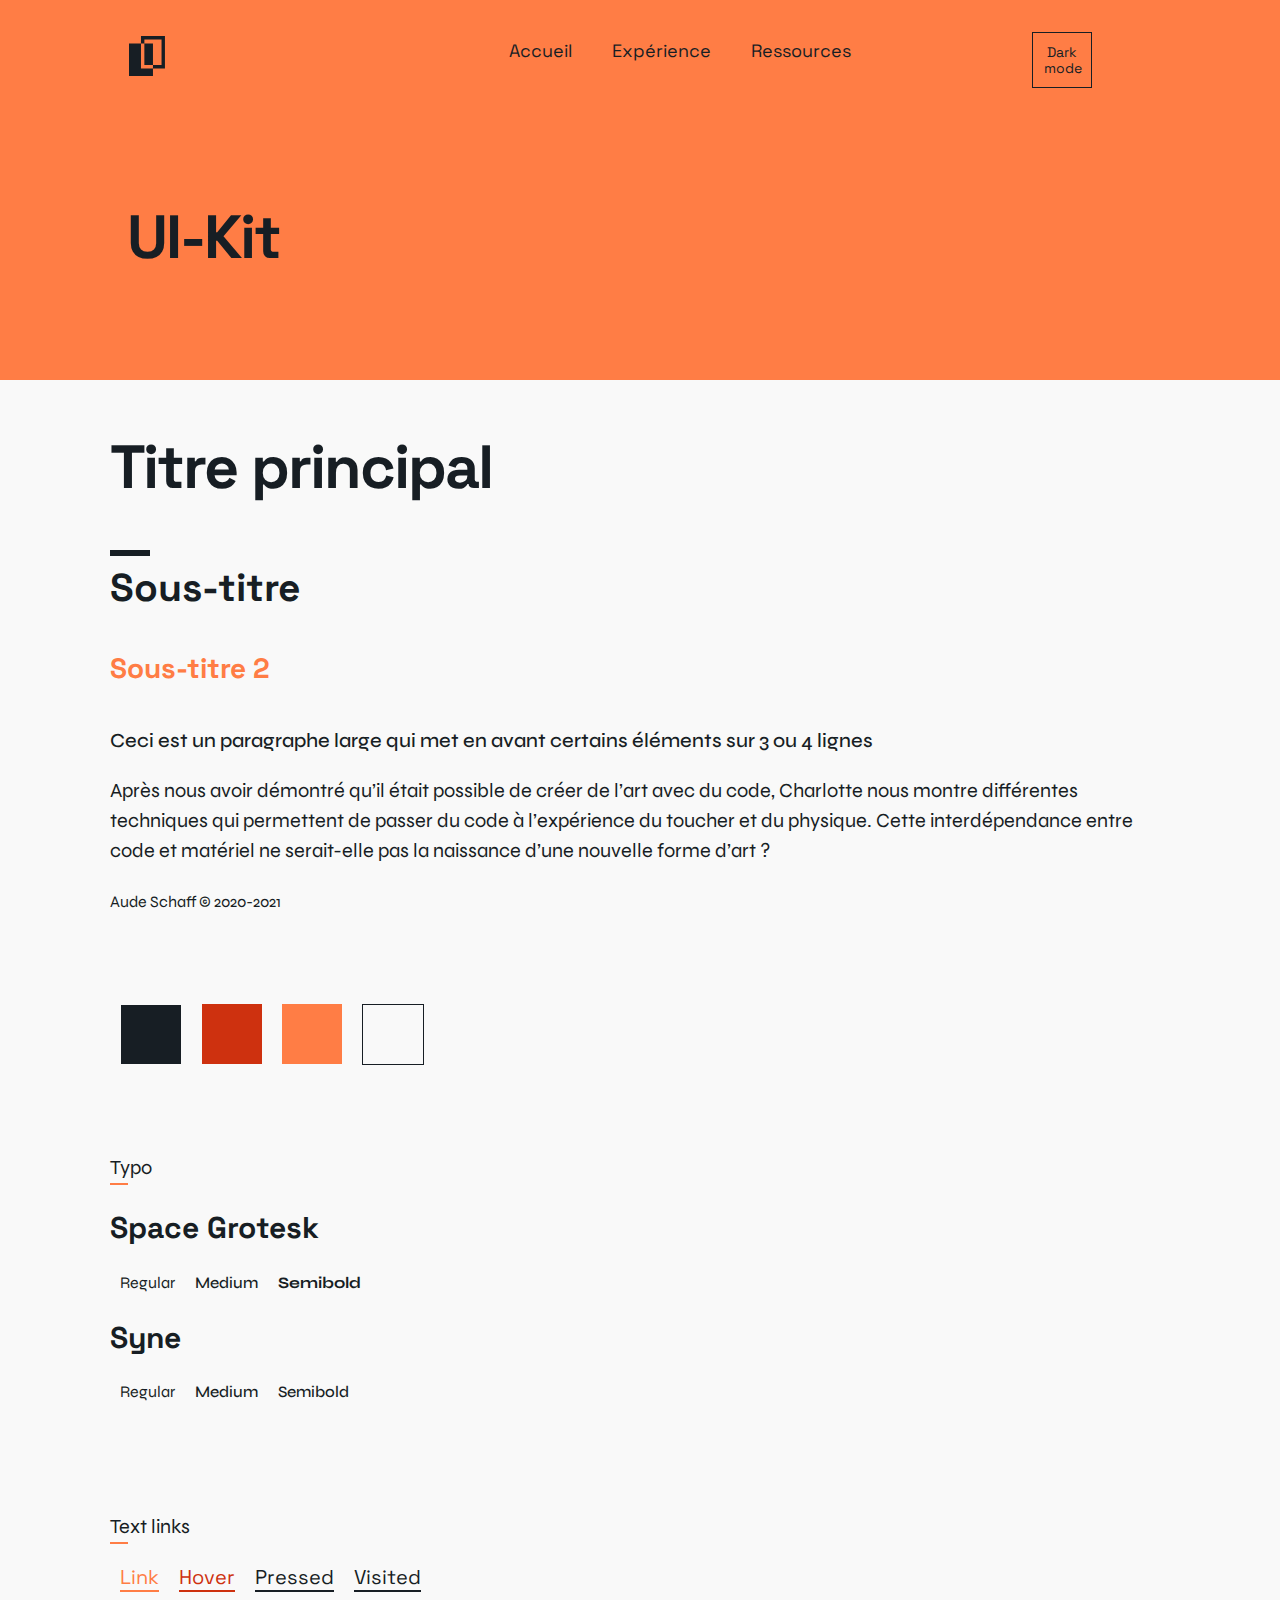
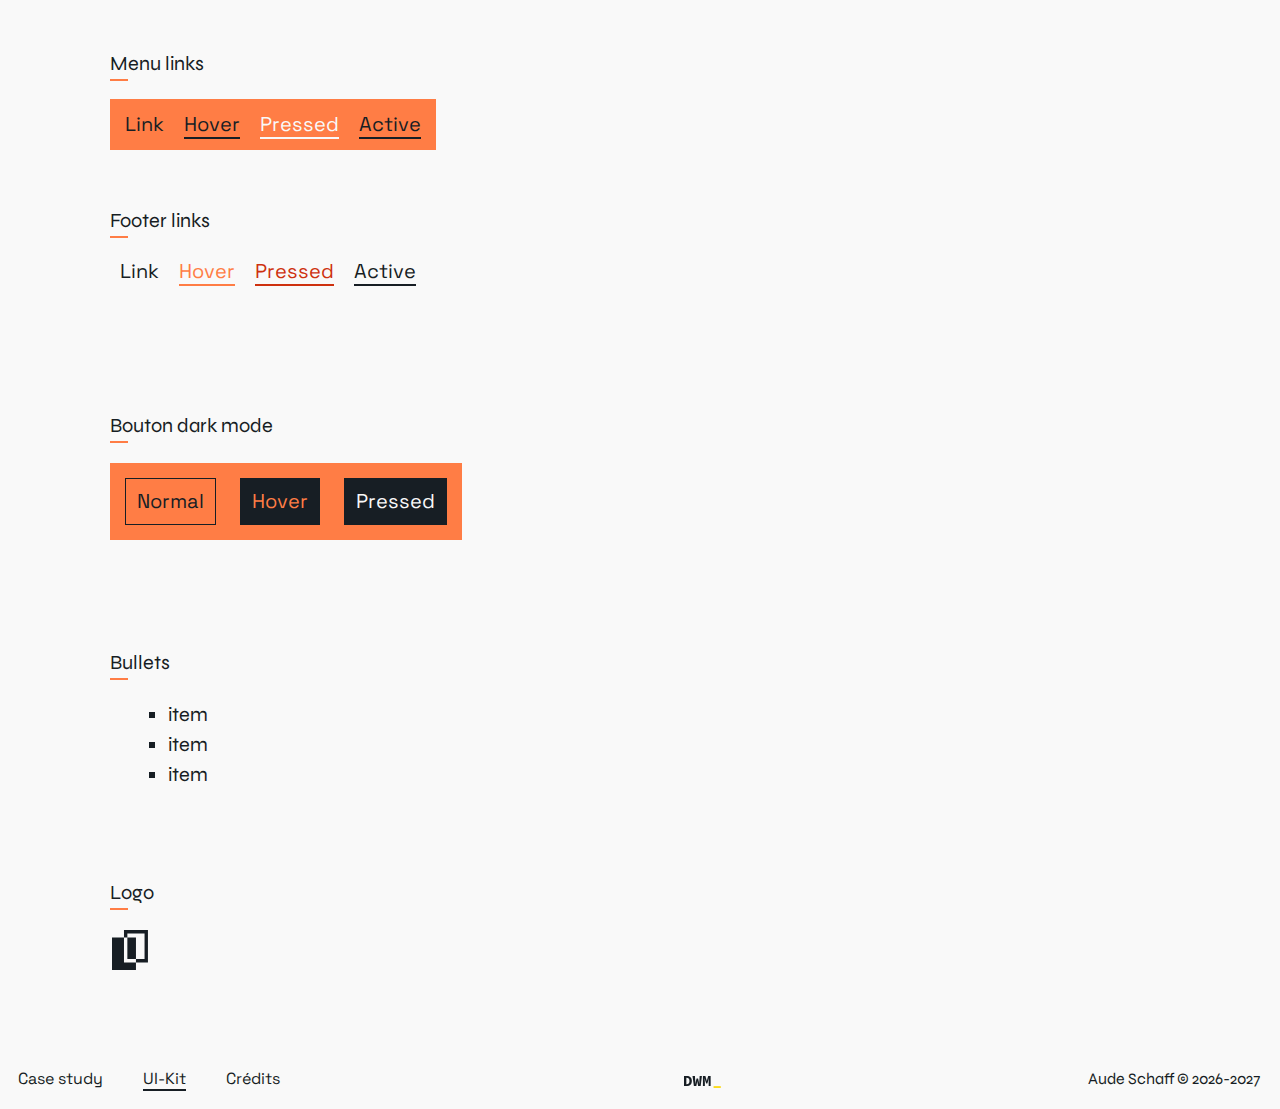
<file: iolce/ui-kit.html>
<!DOCTYPE html>
<html lang="fr" data-theme="light">

<head>
    <meta charset="UTF-8" />
    <meta name="viewport" content="width=device-width, initial-scale=1.0" />
    <meta http-equiv="X-UA-Compatible" content="ie=edge" />
    <title>UI-Kit | Aude Schaff – DWM – IOLCE</title>
    <meta name="description" content="Site web d'Aude Schaff, étudiante en Design Web & Mobile pour l'atelier IOLCE">
    <!-- Twitter Card data -->
    <meta name="twitter:card" content="summary_large_image">
    <meta name="twitter:site" content="@audeschaff">
    <meta name="twitter:creator" content="@audeschaff">
    <meta name="twitter:title" content="UI-Kit | Aude Schaff – IOLCE – DWM">
    <meta name="twitter:image" content="https://audeschaff.be/iolce/assets/img/meta.jpg">
    <meta name="twitter:description"
        content="Site web réalisé dans le cadre de l'atelier IOLCE de l'option DWM de la Haute Ecole Albert Jacquard">
    <!-- Open Graph data -->
    <meta property="og:title" content="Ui-kit | Aude Schaff – IOLCE – DWM" />
    <meta property="og:type" content="website" />
    <meta property="og:url" content="wwww.audeschaff.be" />
    <meta property="og:description"
        content="Site web réalisé dans le cadre de l'atelier IOLCE de l'option DWM de la Haute Ecole Albert Jacquard" />
    <meta property="og:image" content="https://audeschaff.be/iolce/assets/img/meta.jpg" />
    <meta property="og:image:width" content="1200">
    <meta property="og:image:height" content="630">
    <link rel="stylesheet" href="assets/css/style.css">
    <link
        href="https://fonts.googleapis.com/css2?family=Space+Grotesk:wght@300;400;500;700&family=Syne:wght@400;500;600;700&display=swap"
        rel="stylesheet">
    <script src="assets/js/app.js" defer></script>
</head>

<body>
    <header class="section__header section__header--uikit">
        <div class="header__wrapper header__wrapper--uikit">
            <nav class="menu">
                <div class="menu__logo">
                    <a href="index.html">
                        <svg width="117" height="130" viewBox="0 0 117 130" fill="none" class="logo__path"
                            aria-label="logo composé de formes géométriques simples pour l'atelier IOLCE">
                            <path fill-rule="evenodd" clip-rule="evenodd"
                                d="M49.934 11H105.802V94.5838H77.868V24.4162H49.934V11ZM38.934 24.4162V11V0H49.934H105.802H116.802V11V94.5838V105.584H105.802H77.868V94.5838H49.934V24.4162H38.934ZM38.934 24.4162H0V130H77.868V105.584H49.934H38.934V94.5838V24.4162Z" />
                        </svg>
                    </a>
                </div>
                <button class="menu__btn">
                    <span class="visual--hidden">MENU</span>
                    <svg class="menu__burger" width="40" height="37" viewBox="0 0 27 23" fill="none">
                        <path d="M27 10H0V13H27V10Z" class="path_1" fill="#FBFBFB" />
                        <path d="M27 20H0V23H27V20Z" class="path_2" fill="#FBFBFB" />
                        <path d="M27 0H0V3H27V0Z" class="path_3" fill="#FBFBFB" />
                    </svg>
                </button>

                <ul class="list list--menu">
                    <li class="list__el"><a href="index.html" class="link link--menu">Accueil</a></li>
                    <li class="list__el"><a href="mon-experience.html" class="link link--menu">Expérience</a></li>
                    <li class="list__el"><a href="ressources.html" class="link link--menu">Ressources</a></li>
                </ul>
                <button class="btn menu__darkbtn">Dark mode</button>
            </nav>

            <h1 class="title title--big title--uikit">UI-Kit</h1>
        </div>
    </header>

    <main class="section__main--uikit">
        <!-- text -->
        <div class="text">
            <h2 class="title title--big title--uikit">Titre principal</h2>
            <h3 class="title title--middle">Sous-titre</h3>
            <h4 class="title title--small">Sous-titre 2</h4>
            <p class="highlight">Ceci est un paragraphe large qui met en avant certains éléments sur 3 ou 4
                lignes
            </p>
            <p>Après nous avoir démontré qu’il était possible de créer de l’art avec du code, Charlotte nous
                montre
                différentes techniques qui permettent de passer du code à l’expérience du toucher et du
                physique. Cette
                interdépendance entre code et matériel ne serait-elle pas la naissance d’une nouvelle
                forme&nbsp;d’art ?
            </p>
            <small class="copyright__uikit">Aude Schaff © 2020-2021</small>
        </div>
        <!-- palette -->
        <div class="palette">
            <div class="square square--black">black</div>
            <div class="square square--red">red</div>
            <div class="square square--orange">orange</div>
            <div class="square square--white">white</div>
        </div>
        <!-- Typo -->
        <div class="typo">
            <p class="uikitdetails">Typo</p>
            <div class="space">
                <h2 class="title">Space Grotesk</h2>
                <ul class="list list--uikit list--typo">
                    <li class="list__el list__el--space">Regular</li>
                    <li class="list__el list__el--space list__el--medium">Medium</li>
                    <li class="list__el list__el--space list__el--bold">Semibold</li>
                </ul>
            </div>
            <div class="syne">
                <h2 class="title title--syne">Syne</h2>
                <ul class="list list--uikit list--typo">
                    <li class="list__el">Regular</li>
                    <li class="list__el  list__el--medium">Medium</li>
                    <li class="list__el  list__el--semibold">Semibold</li>
                </ul>
            </div>
        </div>
        <!-- links -->
        <div class="section section--liens">
            <!-- text-links -->
            <div class="textlinks">
                <p class="uikitdetails">Text links</p>
                <ul class="list list--uikit">
                    <li class="list__el"><a href="#" class="link link--texte--link">Link</a></li>
                    <li class="list__el"><a href="#" class="link link__texte--hover">Hover</a></li>
                    <li class="list__el"><a href="#" class="link link__texte--pressed">Pressed</a></li>
                    <li class="list__el"><a href="#" class="link link__texte--visited">Visited</a></li>
                </ul>
            </div>
            <!-- menu-links -->
            <div class="menulinks">
                <p class="uikitdetails">Menu links</p>
                <ul class="list list--uikit list--uikitmenu">
                    <li class="list__el"><a href="#" class="link link__menu--link">Link</a></li>
                    <li class="list__el"><a href="#" class="link link__menu--hover">Hover</a></li>
                    <li class="list__el"><a href="#" class="link link__menu--pressed">Pressed</a></li>
                    <li class="list__el"><a href="#" class="link link__menu--active">Active</a></li>
                </ul>
            </div>
            <!-- footer-links -->
            <div class="footerlinks">
                <p class="uikitdetails">Footer links</p>
                <ul class="list list--uikit">
                    <li class="list__el"><a href="#" class="link link__footer--link ">Link</a></li>
                    <li class="list__el"><a href="#" class="link link__footer--hover ">Hover</a></li>
                    <li class="list__el"><a href="#" class="link link__footer--pressed ">Pressed</a></li>
                    <li class="list__el"><a href="#" class="link link__footer--active ">Active</a></li>
                </ul>
            </div>
        </div>

        <!-- Styles de bouton -->
        <div class="section section--btn">
            <p class="uikitdetails">Bouton dark mode</p>
            <div class="btn-container">
                <button class="btn btn--normal">Normal</button>
                <button class="btn btn--hover">Hover</button>
                <button class="btn btn--pressed">Pressed</button>
            </div>
        </div>

        <!-- Bullets -->
        <div class="section section--bullets">
            <p class="uikitdetails">Bullets</p>
            <ul class="list list--bullets">
                <li>item</li>
                <li>item</li>
                <li>item</li>
            </ul>
        </div>

        <!-- Avatar -->
        <div class="section section__logo">
            <p class="uikitdetails">Logo</p>
            <div class="menu__logo">
                <svg width="117" height="130" viewBox="0 0 117 130" fill="none" class="logo__path"
                    aria-label="logo composé de formes géométriques simples pour l'atelier IOLCE">
                    <path fill-rule="evenodd" clip-rule="evenodd"
                        d="M49.934 11H105.802V94.5838H77.868V24.4162H49.934V11ZM38.934 24.4162V11V0H49.934H105.802H116.802V11V94.5838V105.584H105.802H77.868V94.5838H49.934V24.4162H38.934ZM38.934 24.4162H0V130H77.868V105.584H49.934H38.934V94.5838V24.4162Z" />
                </svg>
            </div>
        </div>
    </main>

    <footer class="section__footer">

        <ul class="list list--footer">
            <li class="list__el"><a href="case-study.html" class="link link--footer">Case study</a>
            </li>
            <li class="list__el"><a href="ui-kit.html" class="link link--footer link--activefooter">UI-Kit</a>
            </li>
            <li class="list__el"><a href="credits.html" class="link link--footer">Crédits</a>
            </li>
        </ul>

        <a href="http://dwm.re" class="dwm"><svg aria-label="lien vers le site DWM" xmlns="http://www.w3.org/2000/svg"
                width="36.794" height="12">
                <g fill-rule="evenodd">
                    <path fill="#0A0B09"
                        d="M2.868 0H0v10.098h3.011c2.884 0 4.86-1.626 4.86-5.095S5.894 0 2.867 0zm2.597 5.003c0 2.416-1.1 3.252-2.725 3.252h-.382V1.843h.382c1.625 0 2.725.743 2.725 3.16zM8.507 0h2.438l.318 5.374c.016.868.032 1.626.048 2.54h.064c.143-.914.334-1.688.51-2.54l.7-2.818h1.498l.653 2.818c.176.837.35 1.611.51 2.54h.064c.016-.929.032-1.703.064-2.54L15.66 0h2.278l-1.274 10.098h-2.517l-.606-3.129c-.127-.635-.254-1.316-.286-1.92h-.048a21.305 21.305 0 0 1-.27 1.92l-.606 3.129H9.893L8.507 0M18.926 0h2.453l1.02 3.578.35 1.394h.064l.35-1.394L24.184 0h2.454v10.098H24.66V6.969c0-1.13.207-3.593.303-4.677h-.048l-.796 2.695-.797 2.432h-1.147l-.813-2.432-.748-2.695h-.048c.111 1.084.303 3.547.303 4.677v3.129h-1.944V0" />
                    <path fill="#FBDB1C" d="M29.56 12h7.234v-1.902H29.56V12z" />
                </g>
            </svg></a>
        <small class="copyright">Aude Schaff © </small>
    </footer>
</body>

</html>
</file>
<file: iolce/assets/css/style.css>
@import 'normalize.css';
@import url('https://fonts.googleapis.com/css2?family=Space+Grotesk:wght@500;600;700&family=Syne:wght@400;500;600&display=swap');

html[data-theme = "dark"]{
    --color-bg: #171E24;
    --color-bg-offset: #FF7D45;
    --color-text: #F9F9F9;
    --color-text-offset: #171E24;
    --color-state: #CE310F;
    --color-primary: #FF7D45; 
    --color-secondary: #F9F9F9;
    --color-secondary-offset: #171E24;
    --color-info: #F9F9F9;
}

html[data-theme = "light"]{
    --color-bg: #F9F9F9;
    --color-bg-offset: #FF7D45;
    --color-text: #171E24;
    --color-text-offset: #F9F9F9;
    --color-state: #CE310F;
    --color-primary: #FF7D45; 
    --color-secondary: #171E24;
    --color-secondary-offset: #F9F9F9;
    --color-info: #e4e4e4;
}

body{
    background-color: var(--color-bg);
    font-family: 'syne', sans-serif;
    font-size: 18px;
    font-weight: 400;
    line-height: 1.5;
    color: var(--color-text);
}
/* Hiérarchie des titres */

.title{
    font-family: 'space grotesk', sans-serif;
    line-height: 1.2;
    width: 100%;
}

.title--big{
    font-size: 55px;
    letter-spacing: -2px;
}
.title--middle{
    margin-top: -4px;
    font-size: 35px;
    max-width: 200px;
    margin-bottom: 0%;
}
.title--middle::before{
    content: "";
    display: block;
    width: 40px;
    border-bottom: 6px solid var(--color-secondary);
    margin-bottom: 9px;
}
.title--small{
    font-size: 28px;
    color: var(--color-primary);
    margin-top: 36px;
}
/*validation W3C – clean warning*/
.title--hide {
    display: none;
}

/* Texte */
.bold{
    font-weight: 500;
}
.highlight{
    color: var(--color-text);
    font-weight: 500;
}
.citation{
    font-family: 'space grotesk', sans-serif;
    font-weight: 700;
}

/* Liste */ 
.list{
    margin: 0;
    list-style: square;
    }
.list--menu, .list--footer, .list--team,.list--uikit{
    padding: 0%;
    list-style: none;
    }
.list--none{
    list-style: none;
}
.list--typo{
    display: flex;
    font-size: 14px;
    }
.list--menu{
    display: none;
    }

.list__el{
    margin-bottom: 18px;
}
/* Buttons */ 

.menu__btn{
    z-index: 1; 
    background: transparent;
    border: none;
    outline: none;
    padding: 0;
    height: 37px;
}

.menu__darkbtn{
    display: none;
    background: transparent;
    border: 1px solid #171E24;
    padding: 11px 11px;
}

.visual--hidden{
    display: none;
}

/*Active burger*/

body[data-menu] .list--menu{
    display: flex;
    flex-direction: column;
    justify-content: center;
    position: fixed;
    top: 0;
    left: 0;
    height: 100vh;
    width: 100vw;
    background: var(--color-bg-offset);
    transition: all 200ms ease-in-out;
    padding: 0 18px;
}

body[data-menu] .link--menu{
    font-size: 28px;
    line-height: 1.4;
}
.menu__burger{
    cursor: pointer;
}
.menu__burger path{
    transition: all 200ms ease-in-out;
    color: var(--color-text);
}

body[data-menu] .path_1{
    transform: rotate(45deg) translateX(5px) translateY(-12px);
}

body[data-menu] .path_2{
    opacity: 0;
}

body[data-menu] .path_3{
    transform: rotate(-45deg) translateX(-13px) translateY(17px);
}

body[data-menu] .menu__darkbtn{
    display: flex;
    position: fixed;
    bottom: 36px;
    left: 18px;
}

/* Liens */ 
.link{
    text-decoration: none;
    font-family: 'space grotesk', sans-serif;
}
.link--text,.link--texte--link,.link path{
    fill: var(--color-primary);
    color: var(--color-primary);
    border-bottom: 2px solid var(--color-primary);
}
.link--text:hover, .link--text:focus, .link__texte--hover,.link path:hover{
    fill: var(--color-state);
    color: var(--color-state);
    border-bottom: var(--color-state) solid 2px;
}
.link__texte--pressed{
    fill: var(--color-text);
    color: var(--color-text);
    border-bottom: 2px solid var(--color-text);
}
.link--text:active, .link__texte--visited,.link path:active{
    fill: var(--color-secondary);
    color: var(--color-secondary);
    border-bottom: 2px solid var(--color-secondary);
}

.link--menu, .link--menu:visited,.link__menu--link,.link__menu--hover{
    color: var(--color-text);
}
.link--menu:hover, .link--menu:focus,.link__menu--hover{
    border-bottom: 2px solid var(--color-text);
}
.link--menu:active,.link__menu--pressed{
    color: var(--color-text-offset);
    border-bottom: 2px solid var(--color-text-offset);
}
.link--active,.link__menu--active{
    color: var(--color-text);
    border-bottom: solid 2px var(--color-text);
}


.link--footer,.link__footer--link {
    color: var(--color-text);
}
.link--footer:hover, .link--footer:focus,.link__footer--hover{
    color: var(--color-primary);
    border-bottom: 2px solid var(--color-primary);
}
.link--footer:active,.link__footer--pressed{
    color: var(--color-state);
    border-bottom: 2px solid var(--color-state);

}

.link--activefooter,.link__footer--active{
    color: var(--color-text);
    border-bottom: 2px solid var(--color-text);
}
/* Images et vidéos*/
.logo__path{
    fill: #171E24;
}
.dwm{
    width: 40px;
}
.dwm path:first-child{
    fill: var(--color-text);
}
img, video{
    height: auto;
    width: 100%;
}
.menu__logo{
    margin-left: 18px;
}
.menu__logo svg{
    width: 40px;
    height: 40px;
}
/*palette ui-kit*/
.palette{
    display: flex;
    align-items: center;
}
.square{
    width: 60px;
    height: 60px;
    text-indent: 100%;
    white-space: nowrap;
    overflow: hidden;
    margin: 0 10px;
}
.square--black,.square--white{
    height: 59px;
}
.square--black{
    background-color: var(--color-secondary);
    border: solid 1px var(--color-secondary-offset);
}
.square--red{
    background-color: var(--color-state);
}
.square--orange{
    background-color: var(--color-primary);
}
.square--white{
    background-color: var(--color-bg);
    border: solid 1px var(--color-secondary);
}
/*liste ui-kit*/
.list--uikit{
    display: flex;
    list-style: none;
}
.list--uikit li{
margin: 0 10px;
}
.btn-container,.list--uikitmenu{
    background-color: var(--color-bg-offset);
    padding: 10px 5px;
}
.list--uikitmenu{
    display: inline-flex;
}
.list__el--medium{
font-weight: 500;
}
.list__el--semibold{
font-weight: 500;
}
.list__el--bold{
font-weight: 700;
}
.list--bullets{
    margin-left: 18px;
    list-style: square;
}

/* layout ui-kit*/
.section--liens,.section--boutons,.section--bullets{
    display: flex;
    flex-direction: column;
    margin-bottom: 54px; 
}
.section--liens *{
    margin-bottom: 18px;
}
.uikitdetails::after{
    content: "";
    display: block;
    width: 18px;
    border-bottom: 2px solid var(--color-primary);
}
.btn-container{
    display: inline-block;
}
.btn{
    font-family: "space grotesk", sans-serif;
}
.btn-container *{
    padding: 11px 11px;
    margin: 5px 10px;
}
.btn, .btn--normal{
    color: var(--color-text);
    border: solid 1px var(--color-text);
    background-color: var(--color-bg-offset);
}
.btn:hover,.btn:focus,.btn--hover{
    border: solid 1px var(--color-secondary);
    background-color: var(--color-secondary);
    color: var(--color-primary);
}
.btn:active,.btn--pressed{
    border: solid 1px var(--color-secondary);
    background-color: var(--color-secondary);
    color: var(--color-bg);
}

/* LAYOUT */

/*header*/
.section__header{
    background-color: var(--color-bg-offset);
    margin: 0%; 
}
.header__wrapper{
    display: grid;
    grid-template-rows: repeat(15, 18px);
    grid-template-columns: 33% 12% 16% 22%;
    column-gap: 18px;
    grid-gap: 18px;
    color: #171E24;
    position: relative;
    max-width: 1440px;
    margin: 0 18px 0 0;
}
.menu{
    width: 100%;
    grid-row: 2;
    grid-column: 1/-1;
    z-index: 1;
    display: flex;
    justify-content: space-between;
}
.title--big{
    grid-row: 4;
    grid-column: 1/-1;
    margin-left: 18px;
    width: 99%;
}
.details{
    margin-left: 18px;
    margin-top: 18px;
    line-height: 1.4;
    grid-row: 11;
    grid-column: 1/4;
}
.details__img{
    position: absolute;
    right: -18px;
    bottom: 0;
    width: 124px;
    height: 127px;
    object-fit: cover;
}
.header__wrapper--case,.header__wrapper--uikit,.header__wrapper--credits{
    grid-template-rows: repeat(10, 18px);
}

/*MAIN*/
/*home*/
.section__main--home{
    margin: 36px 18px 0px 18px;
}
.home__resume{
    grid-column: 1/-1;
}

.home__info{
    grid-column: 1/-1;
}
/*experience*/
.container{
    display: grid;
    grid-template-columns: repeat(5, 1fr);
    grid-auto-rows: auto;
    grid-gap: 18px;
    margin: 54px 18px 36px 18px;

    grid-template-areas: 
    "titl titl titl titl ."
    "text text text text text";
}
.citation{
    width: 92%;
    margin-left: 12%;
}
.quotename{
    margin-left: 26px;
}
.before{
    margin-left: -9px;
}
.title--middle{
    grid-area: titl;
}
.text{
    grid-area: text;
}
.text__img{
    margin: 54px 0;
}
.ressources__lexique{
    margin-bottom: 18px;
}

/*footer*/
.section__footer{
    display: grid;
    grid-template-rows: repeat(8, 18px);
    grid-template-columns: 77px 26px 37px 90px;
    column-gap: 18px;
    grid-gap: 18px;
    margin-left: 18px;
    margin-top: 18px;
}
.list--footer{
    grid-row: 2;
    grid-column: 1/-1;
}
.dwm{
    grid-row: 6;
    grid-column: 1/-1;
}
.copyright{
    grid-row: 8;
    grid-column: 1/-1;
}
.title--process{
    margin-top: 36px;
}
.info{
    padding: 18px;
    color: #171E24;
    background-color: var(--color-info);
}
/*ui-kit*/
.section__main--uikit{
    margin: 0 18px;
    pointer-events: none;
}
.section__main--uikit > div{
    margin-bottom: 72px;
}


/*RETINA*/

@media (-webkit-min-device-pixel-ratio: 2),       
(min-resolution: 192dpi) { 
    .text__img{
        width: 100%;
    }
}

/*RESPONSIVE*/

/*450px*/
@media (min-width: 450px){
    .details__img{
        right: -18px;
        width: 148px;
        height: 162px;
        object-fit: cover;
    }
}
/*768px*/
@media (min-width: 768px){
body{
    font-size: 20px;
    line-height: 1.5;
}
/*tablette title*/
.title{
    font-family: 'space grotesk', sans-serif;
    line-height: 1.2;
}

.title--big{
    font-size: 61px;
    letter-spacing: -2px;
    
}
.title--middle{
    font-size: 39px;
}
.title--small{
    font-size: 28px;
    margin-bottom: 40px;
}
.list--typo{
    font-size: 16px;
    }

/*layout*/

/*header*/
.header__wrapper{
    position: relative;
    display: grid;
    grid-template-rows: repeat(12, 20px);
    grid-template-columns: 7% 9% 13% 17% 34%;
    column-gap: 20px;
    grid-gap: 20px;
    color: #171E24;
    max-width: 1440px;
    margin: 0 20px;
}
.header__wrapper--case,.header__wrapper--credits,.header__wrapper--uikit{
    grid-template-rows: repeat(10, 20px);
}
.header__wrapper--case h1,.header__wrapper--credits h1,.header__wrapper--uikit h1{
    grid-column: 2/5;
    grid-row: 5;
}
.menu{
    grid-row: 2;
    grid-column: 2/-1;
    margin-top: 20px;
    padding-bottom: 20px;
}
.menu__burger{
    display: none;
}
.menu{
    display: flex;
    align-items: center;
    justify-content: space-between;

}
.menu__logo{
    margin-left: 0%;
}
.list--menu{
    display: flex;
    margin-left: 100px;
}
.list--menu *{
    margin-right: 20px;
    font-size: 18px;
}

.menu__darkbtn{
    display: block;
    width: 60px;
    font-size: 14px;
    margin-left: 20px;
}
.title--big{
    grid-row: 4;
    grid-column: 2/6;
    width: 100%;
    margin-left: 0%;
}
.details{
    margin-top: 20px;
    line-height: 1.4;
    grid-row: 9;
    grid-column: 2/5;
    margin-left: 0%;
}
.details__img{
    right: -20px;
    width: 262px;
    height: 180px;
    object-fit: cover;
}

/*main*/
.text__info{
    display: flex;
    margin: 0px 20px 100px 20px;
}
.home__resume  > div{
    border-left: solid 4px #FF7D45;
    padding-left: 40px;
}
.container{
        display: grid;
        grid-template-columns: repeat(5, 1fr);
        grid-auto-rows: auto;
        grid-gap: 20px;
        margin: 100px 20px 40px 20px;
    
        grid-template-areas: 
        "titl titl text text text";
}
.citation{
    width: 70%;
    margin-left: 30%;
}
.quotename{
    margin-left: 20px;
}
.before{
    margin-left: -20px;
}
.title--middle{
    grid-area: titl;
}
.title--small{
    margin: 40px 0;
}
.text{
    grid-area: text;
}
.text__img{
    margin: 60px 0;
}
.ressources__lexique{
    margin-bottom: 20px;
}

/*footer*/
.section__footer{
    display: flex;
    justify-content: space-between;
    margin-top: 60px;
}
.list--footer{
    display: flex;
}
.list--footer *{
    font-size: 16px;
    margin-right: 20px;
}
.list--footer:first-child{
    margin: 0%;
}
.copyright{
    margin-right: 20px;
}
.section__main--uikit{
    margin: 0 110px;
    pointer-events: none;
}
.section__main--uikit > div{
    margin-bottom: 88px;
}
.section__main--credits{
    margin: 144px 0;
}
}

/*desktop*/
@media (min-width: 1440px){
body{
    font-size: 22px;
    line-height: 1.5;
    max-width: 1440px;
    margin: 0 auto;
}
/*tablette title*/
.title{
    font-family: 'space grotesk', sans-serif;
    line-height: 1.2;
}

.title--big{
    max-width: 600px;
    font-size: 67px;
    letter-spacing: -2px;
    
}
.title--middle{
    font-size: 43px;
}
.title--small{
    font-size: 34px;
    margin-bottom: 44px;
}
.list--typo{
    font-size: 18px;
    }

/*layout*/

/*header*/
.header__wrapper{
    position: relative;
    display: grid;
    grid-template-rows: repeat(12, 22px);
    grid-template-columns: 13% 20% 29% 32.3%;
    column-gap: 22px;
    grid-gap: 22px;
    color: #171E24;
    max-width: 100%;
    margin: 0 22px;
}
.menu{
    grid-row: 2;
    grid-column: 1/-1;
    z-index: 1;
    margin-top: 22px;
    padding-bottom: 22px;
}
.menu__burger{
    display: none;
}
.menu{
    display: flex;
    align-items: center;
    justify-content: space-between;

}
.list--menu{
    display: flex;
}
.list--menu *{
    margin-left: 22px;
    font-size: 18px;
}
.menu__darkbtn{
    display: block;
    font-size: 14px;
}
.title--big{
    grid-row: 4;
    grid-column: 2/5;
    width: 100%;
}
.details{
    margin-top: 22px;
    line-height: 1.4;
    grid-row: 9;
    grid-column: 2/6;
}
.details__img{
    right: -22px;
    width: 340px;
    height: 240px;
    object-fit: cover;
}

/*main*/
.home__info{
    display: flex;

}
.text__info{
    margin: 110px 0px;
    padding: 110px;
    
}
.text__info__links{
    margin-right: 220px;
}
.container{
        display: grid;
        grid-template-columns: repeat(5, 1fr);
        grid-auto-rows: auto;
        grid-gap: 22px;
        margin: 110px 88px 44px 88px;
    
        grid-template-areas: 
        "titl titl text text text";
}
.citation{
    width: 60%;
    margin-left: 30%;
}
.quotename{
    margin-left: 20px;
}
.before{
    margin-left: -20px;
}
.title--middle{
    max-width: 95%;
    grid-area: titl;
}
.title--small{
    margin: 40px 0;
}
.text{
    grid-area: text;
}
.text__img{
    margin: 60px 0;
}
.ressources__lexique{
    margin-bottom: 22px;
}

/*footer*/
.section__footer{
    display: flex;
    justify-content: space-between;
    margin-top: 60px;
    margin-left: 88px;
}
.list--footer{
    display: flex;
}
.list--footer *{
    font-size: 18px;
    margin-right: 22px;
}
.list--footer:first-child{
    margin: 0%;
}
.copyright{
    margin-right: 88px;
}
.dwm{
    margin-right: 22px;
}

}
@media (min-width: 1920px){
    body{
        font-size: 22px;
        line-height: 1.5;
        max-width: 1200px;
            margin: 0 auto;
    }
    /*layout*/
    
    /*header*/
    .header__wrapper{
        position: relative;
        display: grid;
        grid-template-rows: repeat(12, 22px);
        grid-template-columns: 7% 9% 13% 17% 34%; /*définir valeurs desktop*/
        column-gap: 22px;
        grid-gap: 22px;
        color: #171E24;
        max-width: 100%;
        margin: 0 22px;
    }
    .menu{
        grid-row: 2;
        grid-column: 2/-1;
        z-index: 1;
        margin-top: 22px;
        padding-bottom: 22px;
    }

    .list--menu{
        display: flex;
        margin-right: 22px;
    }
    .list--menu *{
        margin-right: 22px;
        font-size: 18px;
    }
    .menu__darkbtn{
        display: block;
        font-size: 14px;
    }
    .title--big{
        grid-row: 4;
        grid-column: 2/5;
        width: 100%;
    }
    .details{
        margin-top: 22px;
        line-height: 1.4;
        grid-row: 9;
        grid-column: 2/6;
    }
    .details__img{
        right: -22px;
        width: 340px;
        height: 240px;
        object-fit: cover;
    }
    
    /*main*/
    .text__info__links{
        margin-right: 220px;
    }
    .container{
            display: grid;
            grid-template-columns: repeat(5, 1fr);
            grid-auto-rows: auto;
            grid-gap: 20px;
            margin: 110px 88px 44px 88px;
        
            grid-template-areas: 
            "titl titl text text text";
    }
    .citation{
        width: 60%;
        margin-left: 30%;
    }
    .quotename{
        margin-left: 20px;
    }
    .before{
        margin-left: -20px;
    }
    .title--middle{
        max-width: 95%;
        grid-area: titl;
    }
    .title--small{
        margin: 40px 0;
    }
    .text{
        grid-area: text;
    }
    .text__img{
        margin: 60px 0;
    }
    .ressources__lexique{
        margin-bottom: 22px;
    }
    
    /*footer*/
    .section__footer{
        display: flex;
        justify-content: space-between;
        margin-top: 60px;
        margin-left: 88px;
    }
    .list--footer{
        display: flex;
    }
    .list--footer *{
        font-size: 18px;
        margin-right: 22px;
    }
    .list--footer:first-child{
        margin: 0%;
    }
    .copyright{
        margin-right: 88px;
    }
    .dwm{
        margin-right: 22px;
    }
    
}
</file>
